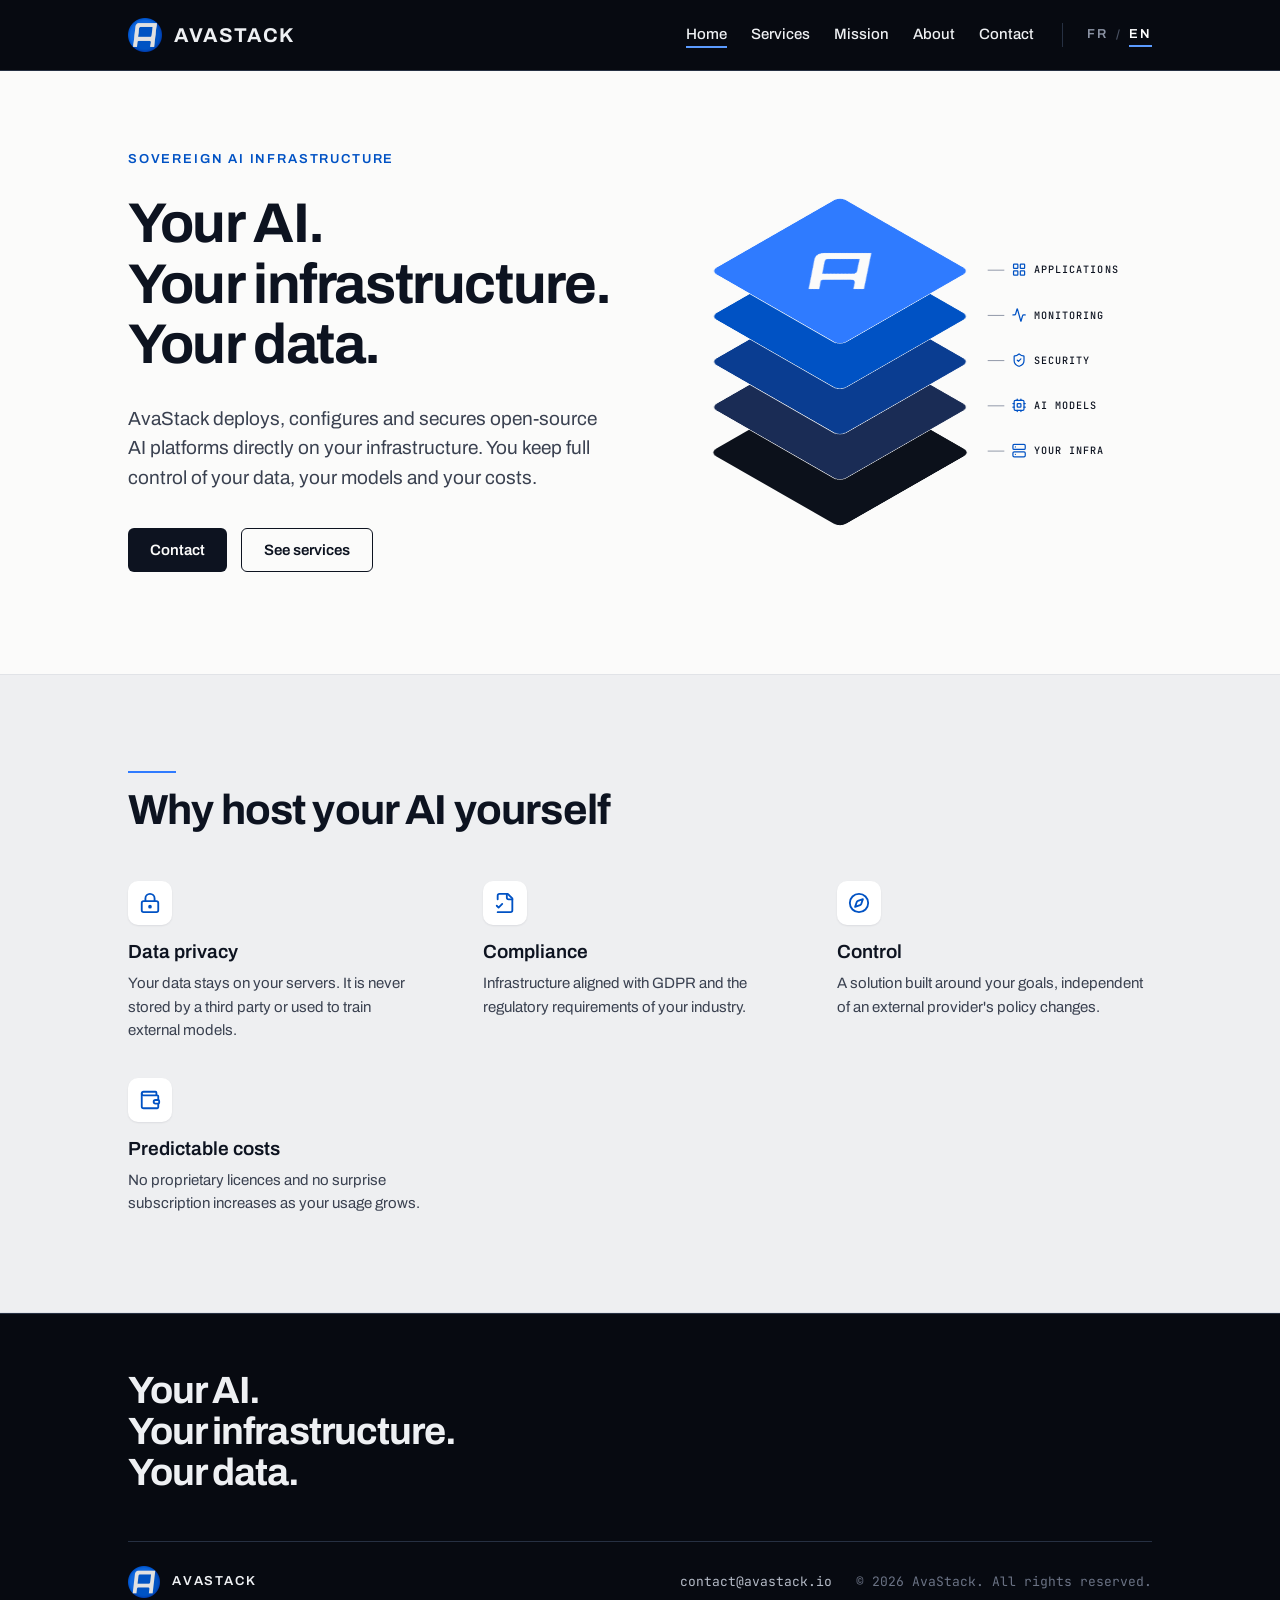
<file: index.html>
<!DOCTYPE html>
<html lang="fr">
<head>
  <meta charset="utf-8">
  <title>AvaStack</title>
  <meta http-equiv="refresh" content="0; url=fr/index.html">
  <script>
    var lang = (navigator.language || 'fr').toLowerCase().indexOf('fr') === 0 ? 'fr' : 'en';
    location.replace(lang + '/index.html');
  </script>
</head>
<body>
  <a href="fr/index.html">Français</a> · <a href="en/index.html">English</a>
</body>
</html>
</file>
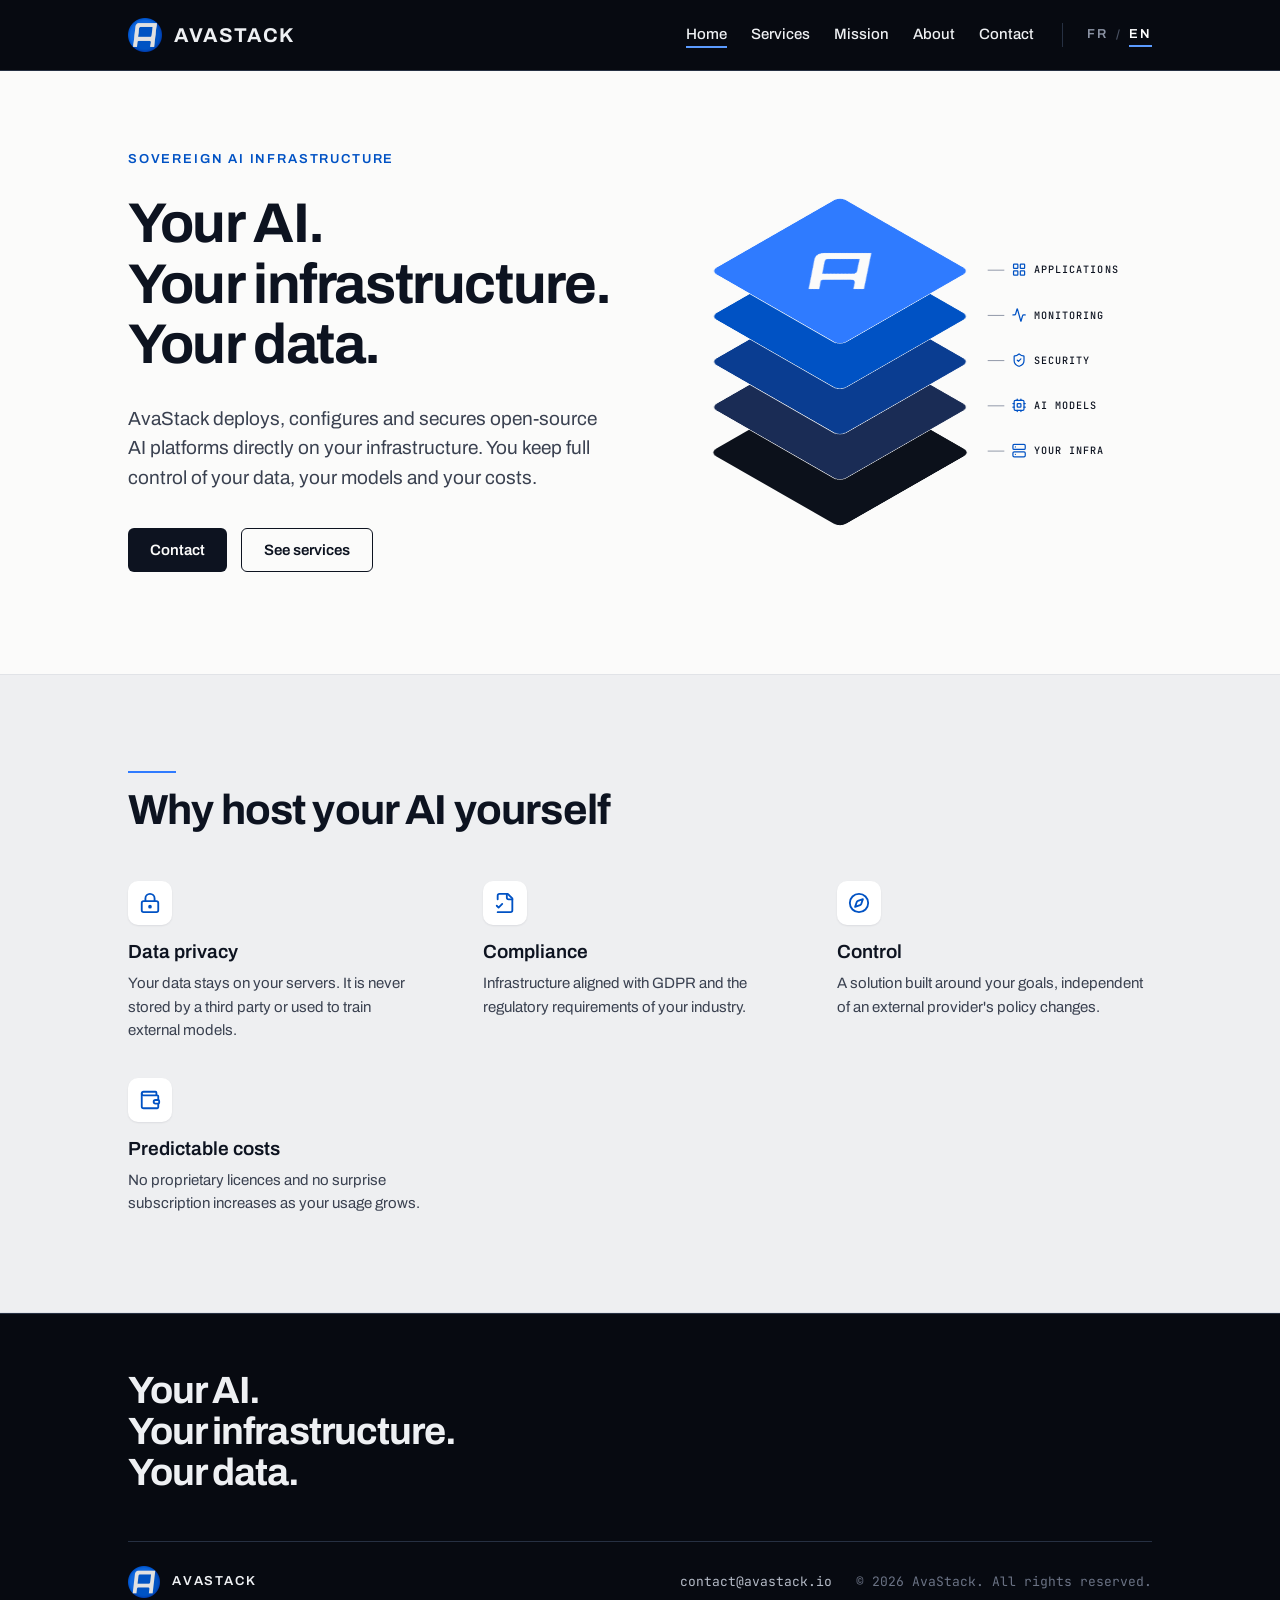
<file: en/index.html>
<!DOCTYPE html>
<html lang="en">
<head>
  <meta charset="utf-8">
  <meta name="viewport" content="width=device-width, initial-scale=1">
  <title>AvaStack — Sovereign AI infrastructure</title>
  <meta name="description" content="AvaStack deploys, configures and secures open-source AI platforms directly on your infrastructure.">
  <link rel="alternate" hreflang="fr" href="../fr/index.html">
  <link rel="icon" href="../assets/avastack-logo.png">
  <link rel="preconnect" href="https://fonts.googleapis.com">
  <link rel="preconnect" href="https://fonts.gstatic.com" crossorigin>
  <link href="https://fonts.googleapis.com/css2?family=Archivo:wght@400;500;600;700;800&family=JetBrains+Mono:wght@400;500&display=swap" rel="stylesheet">
  <link rel="stylesheet" href="../css/style.css">
  <script src="../js/main.js" defer></script>
</head>
<body class="page-home">
  <header class="site-header">
    <div class="container header-inner">
      <a class="brand" href="index.html"><img src="../assets/avastack-logo.png" alt="" width="34" height="34"><span>AvaStack</span></a>
      <div class="header-right">
        <nav class="main-nav">
          <a href="index.html" aria-current="page">Home</a>
          <a href="services.html">Services</a>
          <a href="mission.html">Mission</a>
          <a href="about.html">About</a>
          <a href="contact.html">Contact</a>
        </nav>
        <div class="lang-switch">
          <a href="../fr/index.html" hreflang="fr">FR</a>
          <span>/</span>
          <a href="../en/index.html" aria-current="true" hreflang="en">EN</a>
        </div>
      </div>
    </div>
  </header>

  <main>
    <section class="container hero">
      <div class="hero-text">
        <p class="eyebrow">Sovereign AI infrastructure</p>
        <h1>Your AI.<br><span class="nowrap">Your infrastructure.</span><br>Your data.</h1>
        <p class="lead">AvaStack deploys, configures and secures open-source AI platforms directly on your infrastructure. You keep full control of your data, your models and your costs.</p>
        <div class="actions">
          <a class="btn btn-primary" href="mailto:contact@avastack.io">Contact</a>
          <a class="btn btn-secondary" href="services.html">See services</a>
        </div>
      </div>
      <div class="illo" data-base-width="520" aria-hidden="true">
        <div class="illo-stage illo-layers">
          <div class="layers">
            <div class="layer layer-1"></div>
            <div class="layer layer-2"></div>
            <div class="layer layer-3"></div>
            <div class="layer layer-4"></div>
            <div class="layer layer-5"><span class="layer-mark"><svg viewBox="0 0 1024 1024" aria-hidden="true"><path fill="currentColor" fill-rule="evenodd" d="M150 875 L220 258 C232 195 270 150 338 150 L873 150 L789 875 L667 875 L682 742 C686 705 670 687 640 687 L332 687 C305 687 290 700 287 728 L271 875 Z M307 565 L333 325 C340 285 355 270 388 270 L737 270 L709 515 C703 550 690 565 657 565 Z"/></svg></span></div>
          </div>
          <ul class="layer-labels">
            <li style="top:144px"><svg class="icon" aria-hidden="true"xmlns="http://www.w3.org/2000/svg"width="24"height="24"viewBox="0 0 24 24"fill="none"stroke="currentColor"stroke-width="2"stroke-linecap="round"stroke-linejoin="round"><rect width="7" height="7" x="3" y="3" rx="1" /><rect width="7" height="7" x="14" y="3" rx="1" /><rect width="7" height="7" x="14" y="14" rx="1" /><rect width="7" height="7" x="3" y="14" rx="1" /></svg><span>Applications</span></li>
            <li style="top:193px"><svg class="icon" aria-hidden="true"xmlns="http://www.w3.org/2000/svg"width="24"height="24"viewBox="0 0 24 24"fill="none"stroke="currentColor"stroke-width="2"stroke-linecap="round"stroke-linejoin="round"><path d="M22 12h-2.48a2 2 0 0 0-1.93 1.46l-2.35 8.36a.25.25 0 0 1-.48 0L9.24 2.18a.25.25 0 0 0-.48 0l-2.35 8.36A2 2 0 0 1 4.49 12H2" /></svg><span>Monitoring</span></li>
            <li style="top:242px"><svg class="icon" aria-hidden="true"xmlns="http://www.w3.org/2000/svg"width="24"height="24"viewBox="0 0 24 24"fill="none"stroke="currentColor"stroke-width="2"stroke-linecap="round"stroke-linejoin="round"><path d="M20 13c0 5-3.5 7.5-7.66 8.95a1 1 0 0 1-.67-.01C7.5 20.5 4 18 4 13V6a1 1 0 0 1 1-1c2 0 4.5-1.2 6.24-2.72a1.17 1.17 0 0 1 1.52 0C14.51 3.81 17 5 19 5a1 1 0 0 1 1 1z" /><path d="m9 12 2 2 4-4" /></svg><span>Security</span></li>
            <li style="top:291px"><svg class="icon" aria-hidden="true"xmlns="http://www.w3.org/2000/svg"width="24"height="24"viewBox="0 0 24 24"fill="none"stroke="currentColor"stroke-width="2"stroke-linecap="round"stroke-linejoin="round"><rect width="16" height="16" x="4" y="4" rx="2" /><rect width="6" height="6" x="9" y="9" rx="1" /><path d="M15 2v2" /><path d="M15 20v2" /><path d="M2 15h2" /><path d="M2 9h2" /><path d="M20 15h2" /><path d="M20 9h2" /><path d="M9 2v2" /><path d="M9 20v2" /></svg><span>AI models</span></li>
            <li style="top:340px"><svg class="icon" aria-hidden="true"xmlns="http://www.w3.org/2000/svg"width="24"height="24"viewBox="0 0 24 24"fill="none"stroke="currentColor"stroke-width="2"stroke-linecap="round"stroke-linejoin="round"><rect width="20" height="8" x="2" y="2" rx="2" ry="2" /><rect width="20" height="8" x="2" y="14" rx="2" ry="2" /><line x1="6" x2="6.01" y1="6" y2="6" /><line x1="6" x2="6.01" y1="18" y2="18" /></svg><span>Your infra</span></li>
          </ul>
        </div>
      </div>
    </section>

    <section class="band-dark">
      <div class="container section">
        <div class="section-head">
          <div class="rule"></div>
          <h2>Why host your AI yourself</h2>
        </div>
        <div class="grid grid-4">
        <article class="feature">
          <div class="icon-tile"><svg class="icon" aria-hidden="true"xmlns="http://www.w3.org/2000/svg"width="24"height="24"viewBox="0 0 24 24"fill="none"stroke="currentColor"stroke-width="2"stroke-linecap="round"stroke-linejoin="round"><circle cx="12" cy="16" r="1" /><rect x="3" y="10" width="18" height="12" rx="2" /><path d="M7 10V7a5 5 0 0 1 10 0v3" /></svg></div>
          <h3>Data privacy</h3>
          <p>Your data stays on your servers. It is never stored by a third party or used to train external models.</p>
        </article>
        <article class="feature">
          <div class="icon-tile"><svg class="icon" aria-hidden="true"xmlns="http://www.w3.org/2000/svg"width="24"height="24"viewBox="0 0 24 24"fill="none"stroke="currentColor"stroke-width="2"stroke-linecap="round"stroke-linejoin="round"><path d="M4 22h14a2 2 0 0 0 2-2V7l-5-5H6a2 2 0 0 0-2 2v4" /><path d="M14 2v4a2 2 0 0 0 2 2h4" /><path d="m3 15 2 2 4-4" /></svg></div>
          <h3>Compliance</h3>
          <p>Infrastructure aligned with GDPR and the regulatory requirements of your industry.</p>
        </article>
        <article class="feature">
          <div class="icon-tile"><svg class="icon" aria-hidden="true"xmlns="http://www.w3.org/2000/svg"width="24"height="24"viewBox="0 0 24 24"fill="none"stroke="currentColor"stroke-width="2"stroke-linecap="round"stroke-linejoin="round"><path d="m16.24 7.76-1.804 5.411a2 2 0 0 1-1.265 1.265L7.76 16.24l1.804-5.411a2 2 0 0 1 1.265-1.265z" /><circle cx="12" cy="12" r="10" /></svg></div>
          <h3>Control</h3>
          <p>A solution built around your goals, independent of an external provider's policy changes.</p>
        </article>
        <article class="feature">
          <div class="icon-tile"><svg class="icon" aria-hidden="true"xmlns="http://www.w3.org/2000/svg"width="24"height="24"viewBox="0 0 24 24"fill="none"stroke="currentColor"stroke-width="2"stroke-linecap="round"stroke-linejoin="round"><path d="M19 7V4a1 1 0 0 0-1-1H5a2 2 0 0 0 0 4h15a1 1 0 0 1 1 1v4h-3a2 2 0 0 0 0 4h3a1 1 0 0 0 1-1v-2a1 1 0 0 0-1-1" /><path d="M3 5v14a2 2 0 0 0 2 2h15a1 1 0 0 0 1-1v-4" /></svg></div>
          <h3>Predictable costs</h3>
          <p>No proprietary licences and no surprise subscription increases as your usage grows.</p>
        </article>
        </div>
      </div>
    </section>
  </main>

  <footer class="site-footer">
    <div class="container">
      <p class="footer-tagline">Your AI.<br>Your infrastructure.<br>Your data.</p>
      <div class="footer-bar">
        <div class="brand brand-small"><img src="../assets/avastack-logo.png" alt="" width="32" height="32"><span>AvaStack</span></div>
        <div class="footer-links">
          <a href="mailto:contact@avastack.io">contact@avastack.io</a>
          <span class="footer-copy">© 2026 AvaStack. All rights reserved.</span>
        </div>
      </div>
    </div>
  </footer>
</body>
</html>
</file>
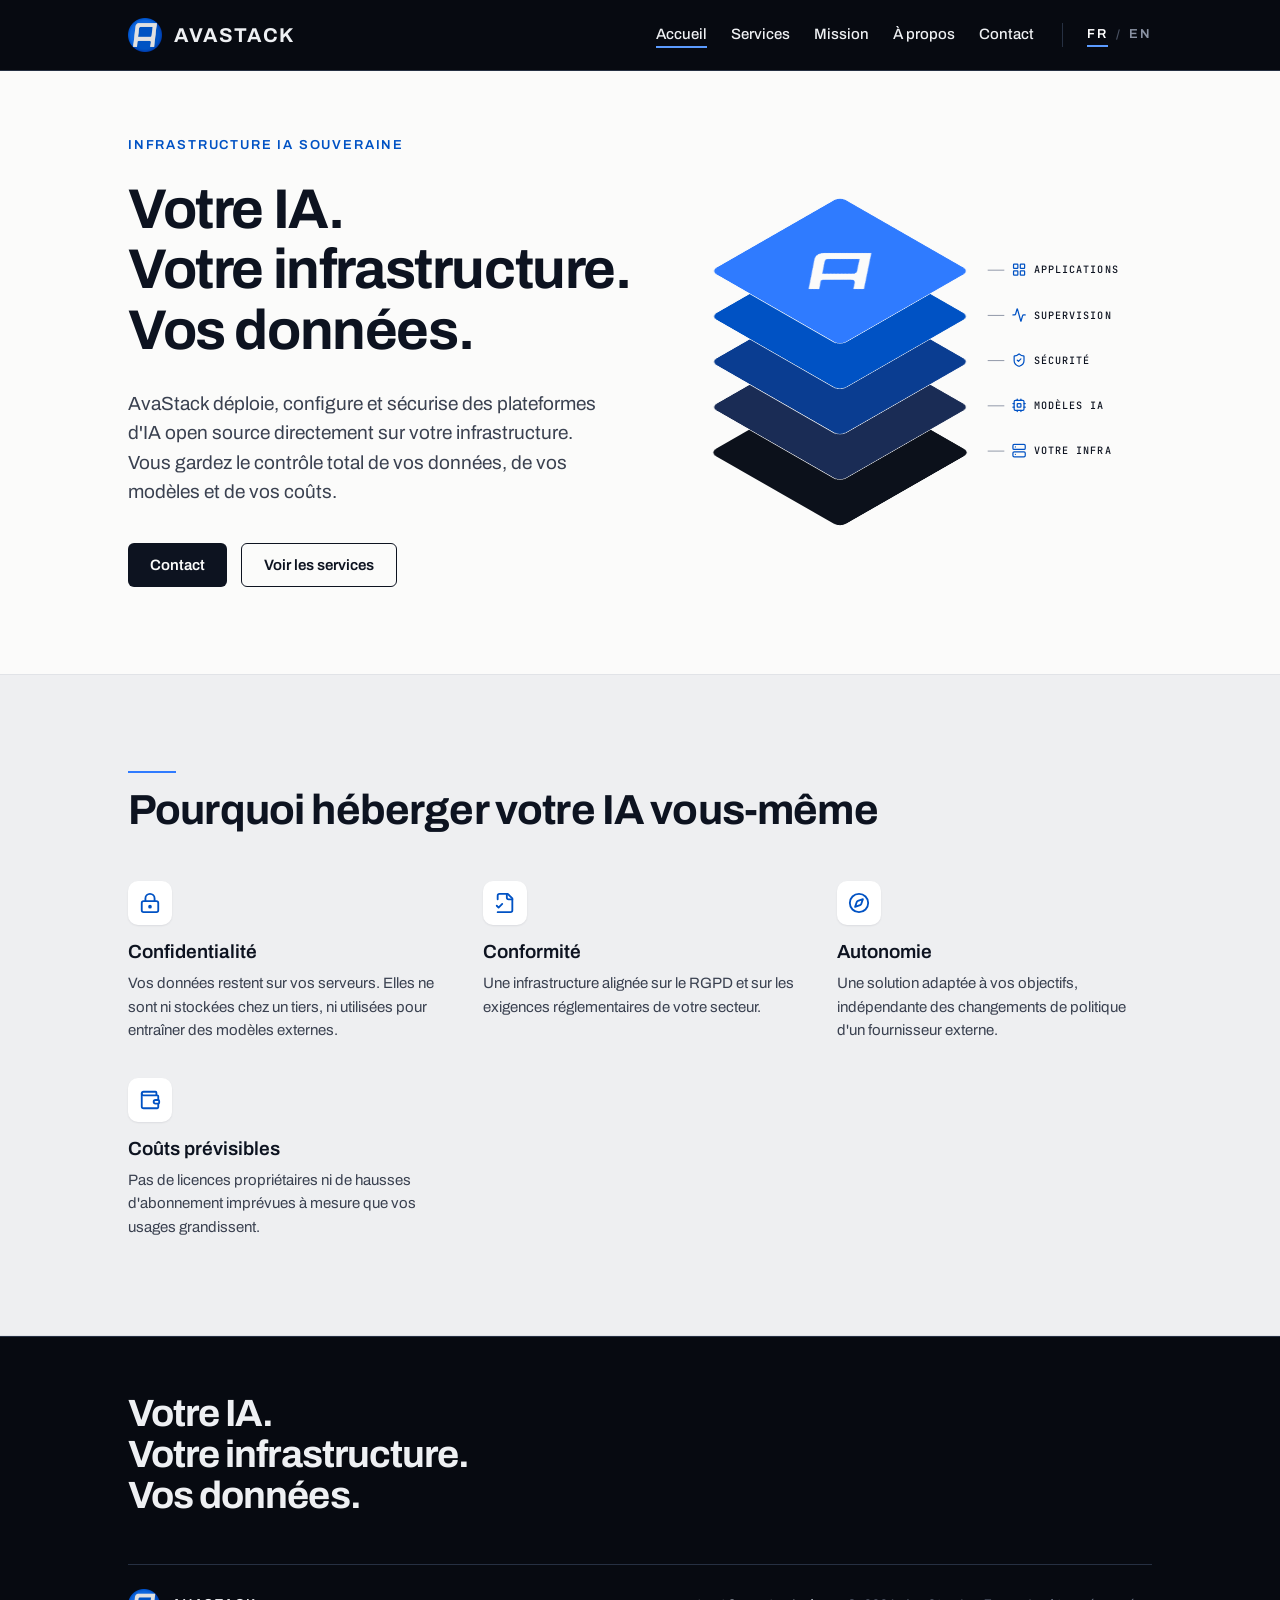
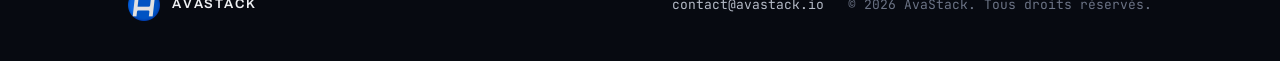
<file: fr/index.html>
<!DOCTYPE html>
<html lang="fr">
<head>
  <meta charset="utf-8">
  <meta name="viewport" content="width=device-width, initial-scale=1">
  <title>AvaStack — Infrastructure IA souveraine</title>
  <meta name="description" content="AvaStack déploie, configure et sécurise des plateformes d'IA open source directement sur votre infrastructure.">
  <link rel="alternate" hreflang="en" href="../en/index.html">
  <link rel="icon" href="../assets/avastack-logo.png">
  <link rel="preconnect" href="https://fonts.googleapis.com">
  <link rel="preconnect" href="https://fonts.gstatic.com" crossorigin>
  <link href="https://fonts.googleapis.com/css2?family=Archivo:wght@400;500;600;700;800&family=JetBrains+Mono:wght@400;500&display=swap" rel="stylesheet">
  <link rel="stylesheet" href="../css/style.css">
  <script src="../js/main.js" defer></script>
</head>
<body class="page-home">
  <header class="site-header">
    <div class="container header-inner">
      <a class="brand" href="index.html"><img src="../assets/avastack-logo.png" alt="" width="34" height="34"><span>AvaStack</span></a>
      <div class="header-right">
        <nav class="main-nav">
          <a href="index.html" aria-current="page">Accueil</a>
          <a href="services.html">Services</a>
          <a href="mission.html">Mission</a>
          <a href="about.html">À propos</a>
          <a href="contact.html">Contact</a>
        </nav>
        <div class="lang-switch">
          <a href="../fr/index.html" aria-current="true" hreflang="fr">FR</a>
          <span>/</span>
          <a href="../en/index.html" hreflang="en">EN</a>
        </div>
      </div>
    </div>
  </header>

  <main>
    <section class="container hero">
      <div class="hero-text">
        <p class="eyebrow">Infrastructure IA souveraine</p>
        <h1>Votre IA.<br><span class="nowrap">Votre infrastructure.</span><br>Vos données.</h1>
        <p class="lead">AvaStack déploie, configure et sécurise des plateformes d'IA open source directement sur votre infrastructure. Vous gardez le contrôle total de vos données, de vos modèles et de vos coûts.</p>
        <div class="actions">
          <a class="btn btn-primary" href="mailto:contact@avastack.io">Contact</a>
          <a class="btn btn-secondary" href="services.html">Voir les services</a>
        </div>
      </div>
      <div class="illo" data-base-width="520" aria-hidden="true">
        <div class="illo-stage illo-layers">
          <div class="layers">
            <div class="layer layer-1"></div>
            <div class="layer layer-2"></div>
            <div class="layer layer-3"></div>
            <div class="layer layer-4"></div>
            <div class="layer layer-5"><span class="layer-mark"><svg viewBox="0 0 1024 1024" aria-hidden="true"><path fill="currentColor" fill-rule="evenodd" d="M150 875 L220 258 C232 195 270 150 338 150 L873 150 L789 875 L667 875 L682 742 C686 705 670 687 640 687 L332 687 C305 687 290 700 287 728 L271 875 Z M307 565 L333 325 C340 285 355 270 388 270 L737 270 L709 515 C703 550 690 565 657 565 Z"/></svg></span></div>
          </div>
          <ul class="layer-labels">
            <li style="top:144px"><svg class="icon" aria-hidden="true"xmlns="http://www.w3.org/2000/svg"width="24"height="24"viewBox="0 0 24 24"fill="none"stroke="currentColor"stroke-width="2"stroke-linecap="round"stroke-linejoin="round"><rect width="7" height="7" x="3" y="3" rx="1" /><rect width="7" height="7" x="14" y="3" rx="1" /><rect width="7" height="7" x="14" y="14" rx="1" /><rect width="7" height="7" x="3" y="14" rx="1" /></svg><span>Applications</span></li>
            <li style="top:193px"><svg class="icon" aria-hidden="true"xmlns="http://www.w3.org/2000/svg"width="24"height="24"viewBox="0 0 24 24"fill="none"stroke="currentColor"stroke-width="2"stroke-linecap="round"stroke-linejoin="round"><path d="M22 12h-2.48a2 2 0 0 0-1.93 1.46l-2.35 8.36a.25.25 0 0 1-.48 0L9.24 2.18a.25.25 0 0 0-.48 0l-2.35 8.36A2 2 0 0 1 4.49 12H2" /></svg><span>Supervision</span></li>
            <li style="top:242px"><svg class="icon" aria-hidden="true"xmlns="http://www.w3.org/2000/svg"width="24"height="24"viewBox="0 0 24 24"fill="none"stroke="currentColor"stroke-width="2"stroke-linecap="round"stroke-linejoin="round"><path d="M20 13c0 5-3.5 7.5-7.66 8.95a1 1 0 0 1-.67-.01C7.5 20.5 4 18 4 13V6a1 1 0 0 1 1-1c2 0 4.5-1.2 6.24-2.72a1.17 1.17 0 0 1 1.52 0C14.51 3.81 17 5 19 5a1 1 0 0 1 1 1z" /><path d="m9 12 2 2 4-4" /></svg><span>Sécurité</span></li>
            <li style="top:291px"><svg class="icon" aria-hidden="true"xmlns="http://www.w3.org/2000/svg"width="24"height="24"viewBox="0 0 24 24"fill="none"stroke="currentColor"stroke-width="2"stroke-linecap="round"stroke-linejoin="round"><rect width="16" height="16" x="4" y="4" rx="2" /><rect width="6" height="6" x="9" y="9" rx="1" /><path d="M15 2v2" /><path d="M15 20v2" /><path d="M2 15h2" /><path d="M2 9h2" /><path d="M20 15h2" /><path d="M20 9h2" /><path d="M9 2v2" /><path d="M9 20v2" /></svg><span>Modèles IA</span></li>
            <li style="top:340px"><svg class="icon" aria-hidden="true"xmlns="http://www.w3.org/2000/svg"width="24"height="24"viewBox="0 0 24 24"fill="none"stroke="currentColor"stroke-width="2"stroke-linecap="round"stroke-linejoin="round"><rect width="20" height="8" x="2" y="2" rx="2" ry="2" /><rect width="20" height="8" x="2" y="14" rx="2" ry="2" /><line x1="6" x2="6.01" y1="6" y2="6" /><line x1="6" x2="6.01" y1="18" y2="18" /></svg><span>Votre infra</span></li>
          </ul>
        </div>
      </div>
    </section>

    <section class="band-dark">
      <div class="container section">
        <div class="section-head">
          <div class="rule"></div>
          <h2>Pourquoi héberger votre IA <span class="nowrap">vous-même</span></h2>
        </div>
        <div class="grid grid-4">
        <article class="feature">
          <div class="icon-tile"><svg class="icon" aria-hidden="true"xmlns="http://www.w3.org/2000/svg"width="24"height="24"viewBox="0 0 24 24"fill="none"stroke="currentColor"stroke-width="2"stroke-linecap="round"stroke-linejoin="round"><circle cx="12" cy="16" r="1" /><rect x="3" y="10" width="18" height="12" rx="2" /><path d="M7 10V7a5 5 0 0 1 10 0v3" /></svg></div>
          <h3>Confidentialité</h3>
          <p>Vos données restent sur vos serveurs. Elles ne sont ni stockées chez un tiers, ni utilisées pour entraîner des modèles externes.</p>
        </article>
        <article class="feature">
          <div class="icon-tile"><svg class="icon" aria-hidden="true"xmlns="http://www.w3.org/2000/svg"width="24"height="24"viewBox="0 0 24 24"fill="none"stroke="currentColor"stroke-width="2"stroke-linecap="round"stroke-linejoin="round"><path d="M4 22h14a2 2 0 0 0 2-2V7l-5-5H6a2 2 0 0 0-2 2v4" /><path d="M14 2v4a2 2 0 0 0 2 2h4" /><path d="m3 15 2 2 4-4" /></svg></div>
          <h3>Conformité</h3>
          <p>Une infrastructure alignée sur le RGPD et sur les exigences réglementaires de votre secteur.</p>
        </article>
        <article class="feature">
          <div class="icon-tile"><svg class="icon" aria-hidden="true"xmlns="http://www.w3.org/2000/svg"width="24"height="24"viewBox="0 0 24 24"fill="none"stroke="currentColor"stroke-width="2"stroke-linecap="round"stroke-linejoin="round"><path d="m16.24 7.76-1.804 5.411a2 2 0 0 1-1.265 1.265L7.76 16.24l1.804-5.411a2 2 0 0 1 1.265-1.265z" /><circle cx="12" cy="12" r="10" /></svg></div>
          <h3>Autonomie</h3>
          <p>Une solution adaptée à vos objectifs, indépendante des changements de politique d'un fournisseur externe.</p>
        </article>
        <article class="feature">
          <div class="icon-tile"><svg class="icon" aria-hidden="true"xmlns="http://www.w3.org/2000/svg"width="24"height="24"viewBox="0 0 24 24"fill="none"stroke="currentColor"stroke-width="2"stroke-linecap="round"stroke-linejoin="round"><path d="M19 7V4a1 1 0 0 0-1-1H5a2 2 0 0 0 0 4h15a1 1 0 0 1 1 1v4h-3a2 2 0 0 0 0 4h3a1 1 0 0 0 1-1v-2a1 1 0 0 0-1-1" /><path d="M3 5v14a2 2 0 0 0 2 2h15a1 1 0 0 0 1-1v-4" /></svg></div>
          <h3>Coûts prévisibles</h3>
          <p>Pas de licences propriétaires ni de hausses d'abonnement imprévues à mesure que vos usages grandissent.</p>
        </article>
        </div>
      </div>
    </section>
  </main>

  <footer class="site-footer">
    <div class="container">
      <p class="footer-tagline">Votre IA.<br>Votre infrastructure.<br>Vos données.</p>
      <div class="footer-bar">
        <div class="brand brand-small"><img src="../assets/avastack-logo.png" alt="" width="32" height="32"><span>AvaStack</span></div>
        <div class="footer-links">
          <a href="mailto:contact@avastack.io">contact@avastack.io</a>
          <span class="footer-copy">© 2026 AvaStack. Tous droits réservés.</span>
        </div>
      </div>
    </div>
  </footer>
</body>
</html>
</file>
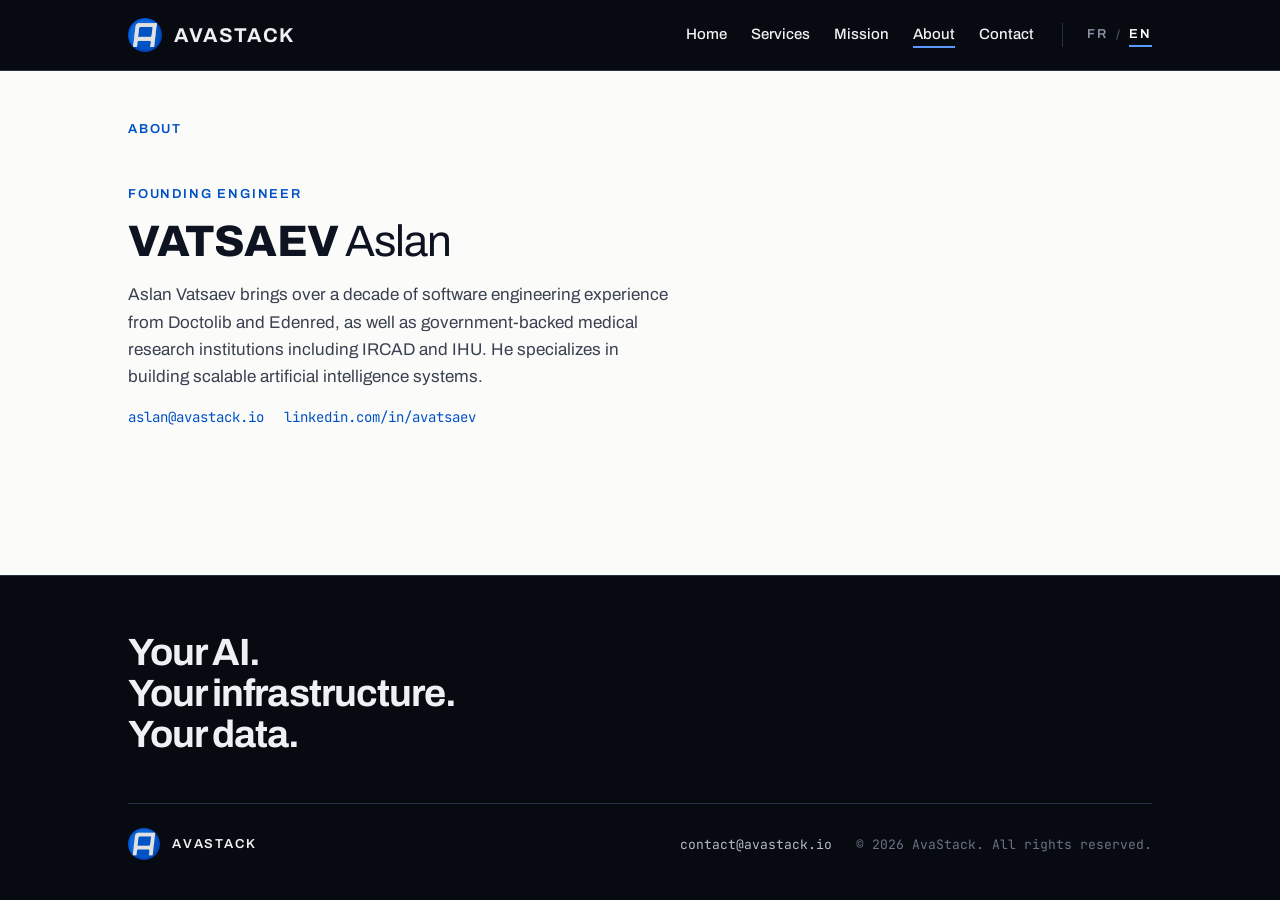
<file: en/about.html>
<!DOCTYPE html>
<html lang="en">
<head>
  <meta charset="utf-8">
  <meta name="viewport" content="width=device-width, initial-scale=1">
  <title>About — AvaStack</title>
  <meta name="description" content="AvaStack deploys, configures and secures open-source AI platforms directly on your infrastructure.">
  <link rel="alternate" hreflang="fr" href="../fr/about.html">
  <link rel="icon" href="../assets/avastack-logo.png">
  <link rel="preconnect" href="https://fonts.googleapis.com">
  <link rel="preconnect" href="https://fonts.gstatic.com" crossorigin>
  <link href="https://fonts.googleapis.com/css2?family=Archivo:wght@400;500;600;700;800&family=JetBrains+Mono:wght@400;500&display=swap" rel="stylesheet">
  <link rel="stylesheet" href="../css/style.css">
  <script src="../js/main.js" defer></script>
</head>
<body class="page-about">
  <header class="site-header">
    <div class="container header-inner">
      <a class="brand" href="index.html"><img src="../assets/avastack-logo.png" alt="" width="34" height="34"><span>AvaStack</span></a>
      <div class="header-right">
        <nav class="main-nav">
          <a href="index.html">Home</a>
          <a href="services.html">Services</a>
          <a href="mission.html">Mission</a>
          <a href="about.html" aria-current="page">About</a>
          <a href="contact.html">Contact</a>
        </nav>
        <div class="lang-switch">
          <a href="../fr/about.html" hreflang="fr">FR</a>
          <span>/</span>
          <a href="../en/about.html" aria-current="true" hreflang="en">EN</a>
        </div>
      </div>
    </div>
  </header>

  <main>
    <section class="container page-intro">
      <p class="eyebrow">About</p>
    </section>
    <section class="container profile">
      <p class="eyebrow">Founding Engineer</p>
      <p class="profile-name">VATSAEV <span>Aslan</span></p>
      <p class="profile-bio">Aslan Vatsaev brings over a decade of software engineering experience from Doctolib and Edenred, as well as government-backed medical research institutions including IRCAD and IHU. He specializes in building scalable artificial intelligence systems.</p>
      <div class="mono-links">
        <a href="mailto:aslan@avastack.io">aslan@avastack.io</a>
        <a href="https://www.linkedin.com/in/avatsaev/" target="_blank" rel="noopener">linkedin.com/in/avatsaev</a>
      </div>
    </section>
  </main>

  <footer class="site-footer">
    <div class="container">
      <p class="footer-tagline">Your AI.<br>Your infrastructure.<br>Your data.</p>
      <div class="footer-bar">
        <div class="brand brand-small"><img src="../assets/avastack-logo.png" alt="" width="32" height="32"><span>AvaStack</span></div>
        <div class="footer-links">
          <a href="mailto:contact@avastack.io">contact@avastack.io</a>
          <span class="footer-copy">© 2026 AvaStack. All rights reserved.</span>
        </div>
      </div>
    </div>
  </footer>
</body>
</html>
</file>
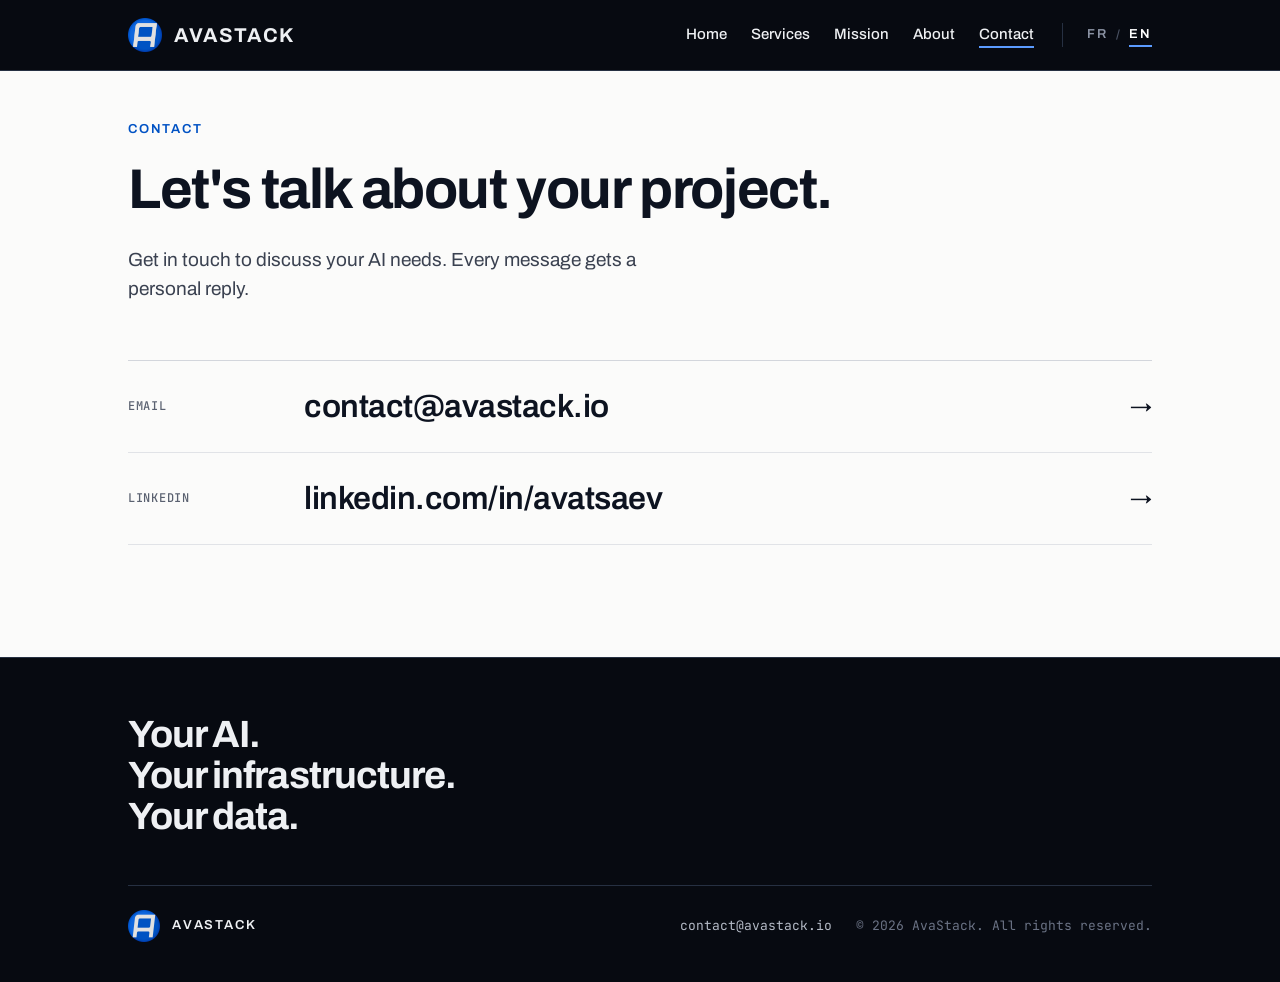
<file: en/contact.html>
<!DOCTYPE html>
<html lang="en">
<head>
  <meta charset="utf-8">
  <meta name="viewport" content="width=device-width, initial-scale=1">
  <title>Contact — AvaStack</title>
  <meta name="description" content="AvaStack deploys, configures and secures open-source AI platforms directly on your infrastructure.">
  <link rel="alternate" hreflang="fr" href="../fr/contact.html">
  <link rel="icon" href="../assets/avastack-logo.png">
  <link rel="preconnect" href="https://fonts.googleapis.com">
  <link rel="preconnect" href="https://fonts.gstatic.com" crossorigin>
  <link href="https://fonts.googleapis.com/css2?family=Archivo:wght@400;500;600;700;800&family=JetBrains+Mono:wght@400;500&display=swap" rel="stylesheet">
  <link rel="stylesheet" href="../css/style.css">
  <script src="../js/main.js" defer></script>
</head>
<body class="page-contact">
  <header class="site-header">
    <div class="container header-inner">
      <a class="brand" href="index.html"><img src="../assets/avastack-logo.png" alt="" width="34" height="34"><span>AvaStack</span></a>
      <div class="header-right">
        <nav class="main-nav">
          <a href="index.html">Home</a>
          <a href="services.html">Services</a>
          <a href="mission.html">Mission</a>
          <a href="about.html">About</a>
          <a href="contact.html" aria-current="page">Contact</a>
        </nav>
        <div class="lang-switch">
          <a href="../fr/contact.html" hreflang="fr">FR</a>
          <span>/</span>
          <a href="../en/contact.html" aria-current="true" hreflang="en">EN</a>
        </div>
      </div>
    </div>
  </header>

  <main>
    <section class="container contact">
      <p class="eyebrow">Contact</p>
      <h1>Let's talk about your project.</h1>
      <p class="lead">Get in touch to discuss your AI needs. Every message gets a personal reply.</p>
      <div class="contact-list">
        <a class="contact-row" href="mailto:contact@avastack.io"><span class="contact-label">Email</span><span class="contact-value">contact@avastack.io</span><span class="contact-arrow">→</span></a>
        <a class="contact-row" href="https://www.linkedin.com/in/avatsaev/" target="_blank" rel="noopener"><span class="contact-label">LinkedIn</span><span class="contact-value">linkedin.com/in/avatsaev</span><span class="contact-arrow">→</span></a>
      </div>
    </section>
  </main>

  <footer class="site-footer">
    <div class="container">
      <p class="footer-tagline">Your AI.<br>Your infrastructure.<br>Your data.</p>
      <div class="footer-bar">
        <div class="brand brand-small"><img src="../assets/avastack-logo.png" alt="" width="32" height="32"><span>AvaStack</span></div>
        <div class="footer-links">
          <a href="mailto:contact@avastack.io">contact@avastack.io</a>
          <span class="footer-copy">© 2026 AvaStack. All rights reserved.</span>
        </div>
      </div>
    </div>
  </footer>
</body>
</html>
</file>
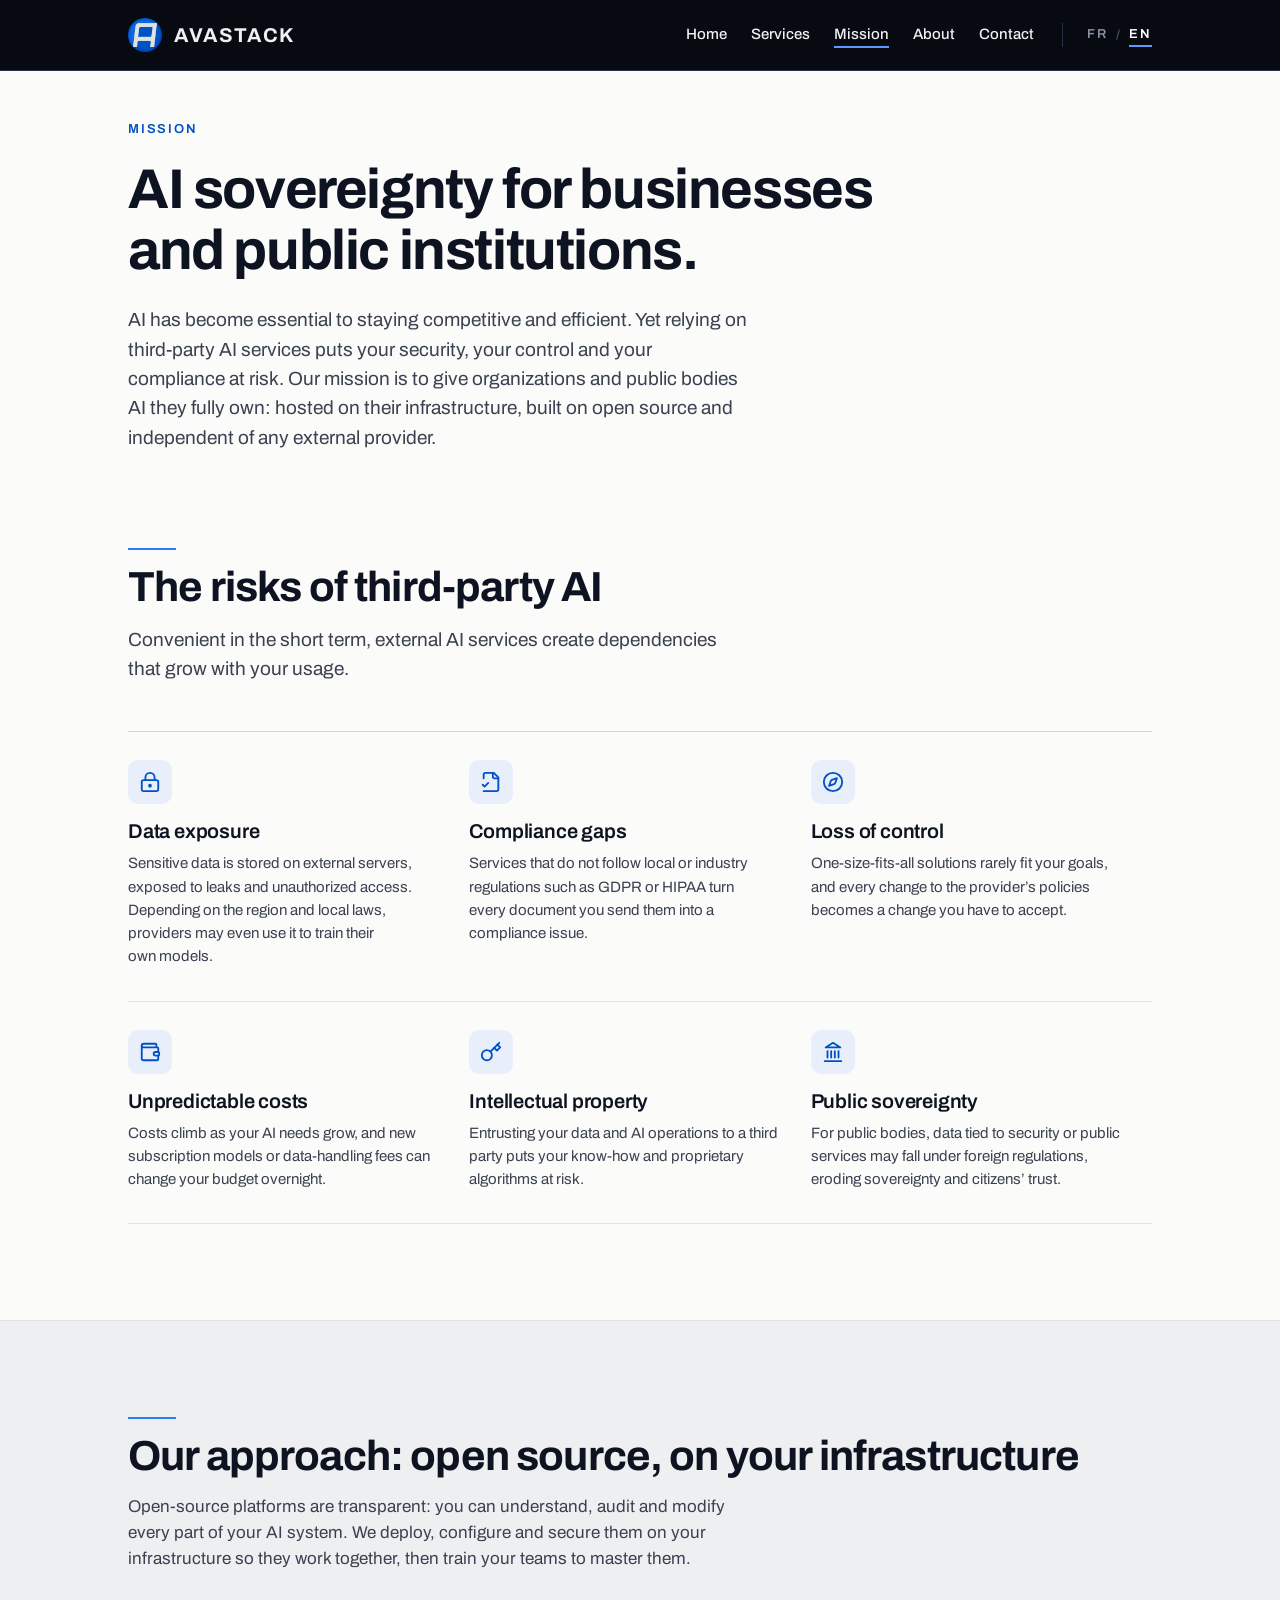
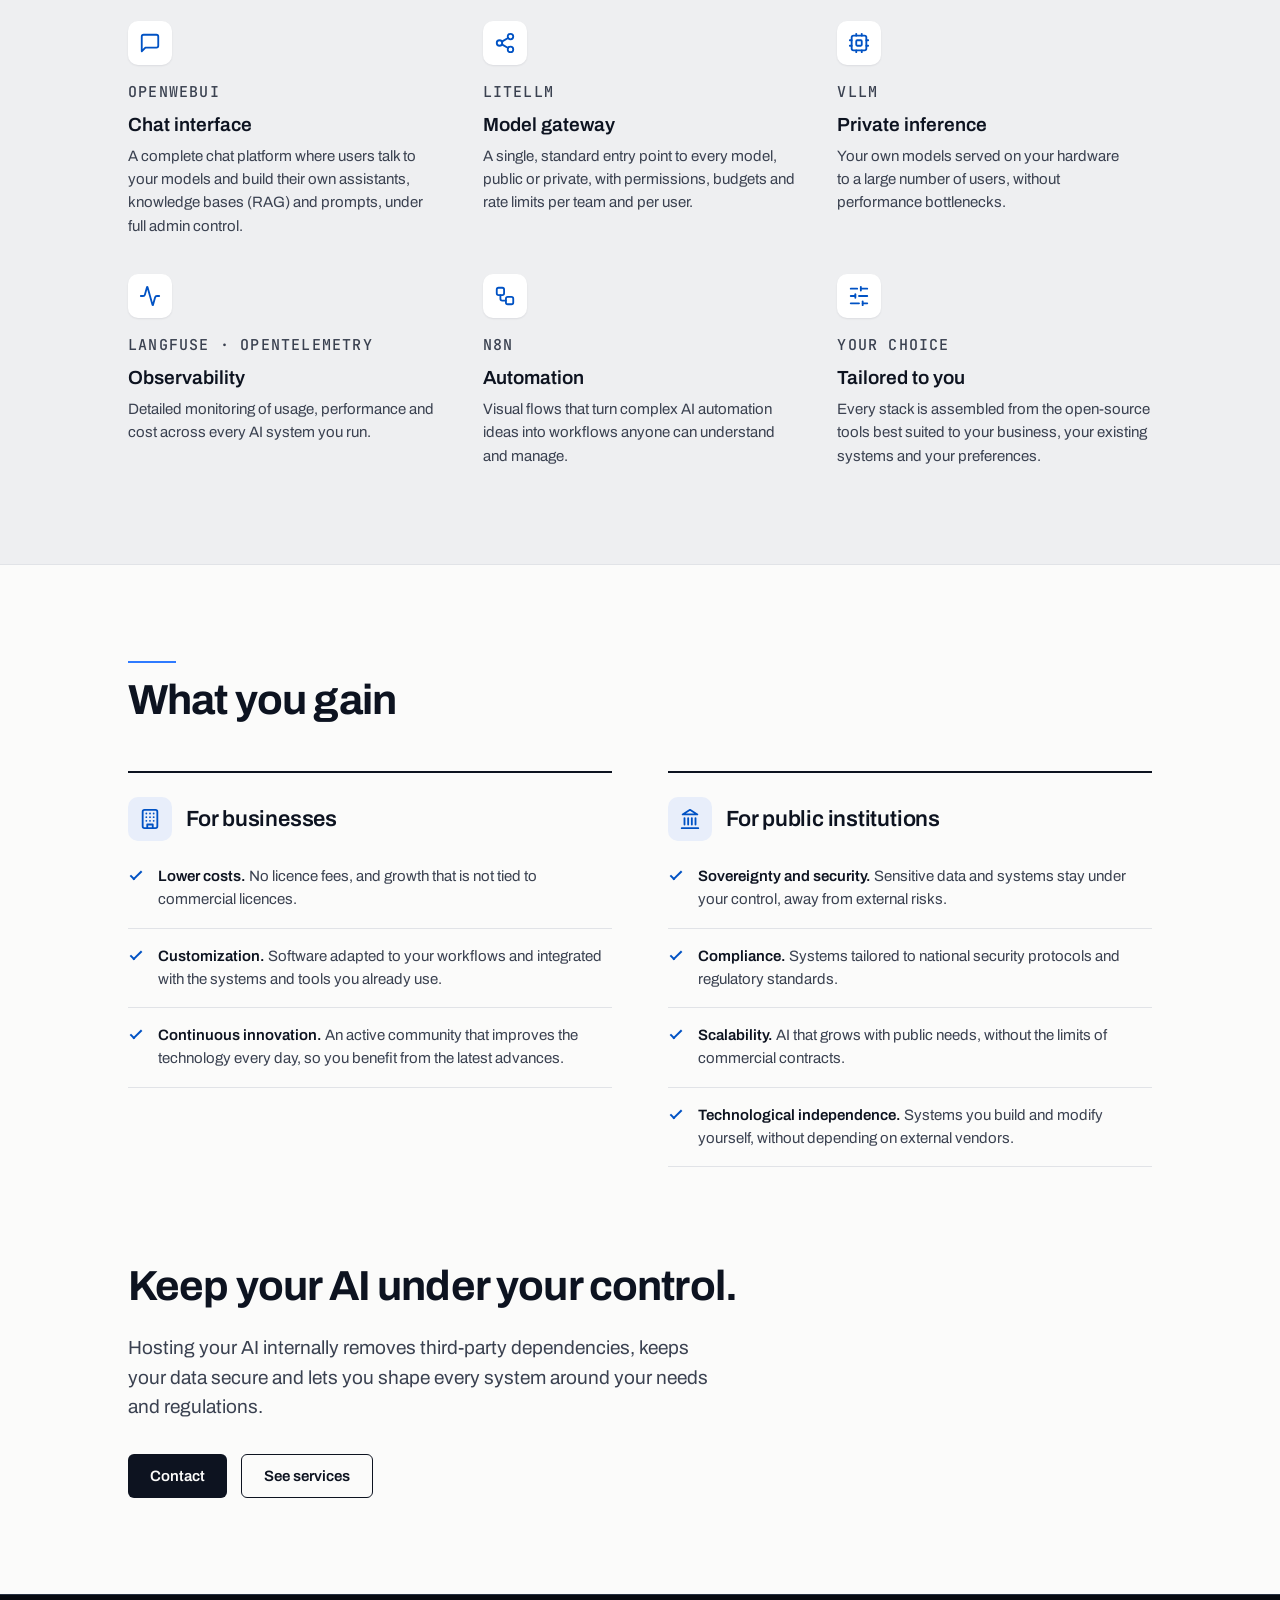
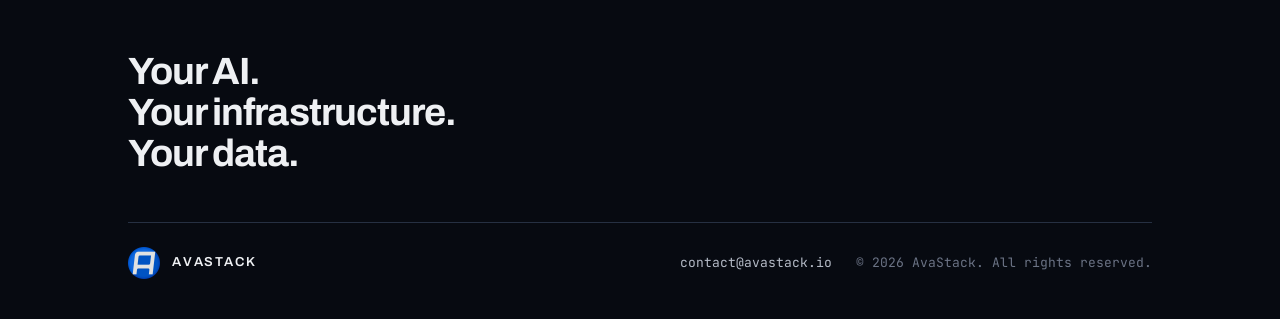
<file: en/mission.html>
<!DOCTYPE html>
<html lang="en">
<head>
  <meta charset="utf-8">
  <meta name="viewport" content="width=device-width, initial-scale=1">
  <title>Mission — AvaStack</title>
  <meta name="description" content="Our mission: give businesses and public institutions sovereign, secure and independent AI, hosted on their own infrastructure.">
  <link rel="alternate" hreflang="fr" href="../fr/mission.html">
  <link rel="icon" href="../assets/avastack-logo.png">
  <link rel="preconnect" href="https://fonts.googleapis.com">
  <link rel="preconnect" href="https://fonts.gstatic.com" crossorigin>
  <link href="https://fonts.googleapis.com/css2?family=Archivo:wght@400;500;600;700;800&family=JetBrains+Mono:wght@400;500&display=swap" rel="stylesheet">
  <link rel="stylesheet" href="../css/style.css">
  <script src="../js/main.js" defer></script>
</head>
<body class="page-mission">
  <header class="site-header">
    <div class="container header-inner">
      <a class="brand" href="index.html"><img src="../assets/avastack-logo.png" alt="" width="34" height="34"><span>AvaStack</span></a>
      <div class="header-right">
        <nav class="main-nav">
          <a href="index.html">Home</a>
          <a href="services.html">Services</a>
          <a href="mission.html" aria-current="page">Mission</a>
          <a href="about.html">About</a>
          <a href="contact.html">Contact</a>
        </nav>
        <div class="lang-switch">
          <a href="../fr/mission.html" hreflang="fr">FR</a>
          <span>/</span>
          <a href="../en/mission.html" aria-current="true" hreflang="en">EN</a>
        </div>
      </div>
    </div>
  </header>

  <main>
    <section class="container hero hero-solo">
      <div class="hero-text">
        <p class="eyebrow">Mission</p>
        <h1>AI sovereignty for businesses and public institutions.</h1>
        <p class="lead">AI has become essential to staying competitive and efficient. Yet relying on third-party AI services puts your security, your control and your compliance at risk. Our mission is to give organizations and public bodies AI they fully own: hosted on their infrastructure, built on open source and independent of any external provider.</p>
      </div>
    </section>

    <section class="container section">
      <div class="section-head">
        <div class="rule"></div>
        <h2>The risks of third-party AI</h2>
        <p class="lead">Convenient in the short term, external AI services create dependencies that grow with your usage.</p>
      </div>
      <div class="grid grid-services">
        <article class="service">
          <div class="icon-tile"><svg class="icon" aria-hidden="true"xmlns="http://www.w3.org/2000/svg"width="24"height="24"viewBox="0 0 24 24"fill="none"stroke="currentColor"stroke-width="2"stroke-linecap="round"stroke-linejoin="round"><circle cx="12" cy="16" r="1" /><rect x="3" y="10" width="18" height="12" rx="2" /><path d="M7 10V7a5 5 0 0 1 10 0v3" /></svg></div>
          <h3>Data exposure</h3>
          <p>Sensitive data is stored on external servers, exposed to leaks and unauthorized access. Depending on the region and local laws, providers may even use it to train their own models.</p>
        </article>
        <article class="service">
          <div class="icon-tile"><svg class="icon" aria-hidden="true"xmlns="http://www.w3.org/2000/svg"width="24"height="24"viewBox="0 0 24 24"fill="none"stroke="currentColor"stroke-width="2"stroke-linecap="round"stroke-linejoin="round"><path d="M4 22h14a2 2 0 0 0 2-2V7l-5-5H6a2 2 0 0 0-2 2v4" /><path d="M14 2v4a2 2 0 0 0 2 2h4" /><path d="m3 15 2 2 4-4" /></svg></div>
          <h3>Compliance gaps</h3>
          <p>Services that do not follow local or industry regulations such as GDPR or HIPAA turn every document you send them into a compliance issue.</p>
        </article>
        <article class="service">
          <div class="icon-tile"><svg class="icon" aria-hidden="true"xmlns="http://www.w3.org/2000/svg"width="24"height="24"viewBox="0 0 24 24"fill="none"stroke="currentColor"stroke-width="2"stroke-linecap="round"stroke-linejoin="round"><path d="m16.24 7.76-1.804 5.411a2 2 0 0 1-1.265 1.265L7.76 16.24l1.804-5.411a2 2 0 0 1 1.265-1.265z" /><circle cx="12" cy="12" r="10" /></svg></div>
          <h3>Loss of control</h3>
          <p>One-size-fits-all solutions rarely fit your goals, and every change to the provider’s policies becomes a change you have to accept.</p>
        </article>
        <article class="service">
          <div class="icon-tile"><svg class="icon" aria-hidden="true"xmlns="http://www.w3.org/2000/svg"width="24"height="24"viewBox="0 0 24 24"fill="none"stroke="currentColor"stroke-width="2"stroke-linecap="round"stroke-linejoin="round"><path d="M19 7V4a1 1 0 0 0-1-1H5a2 2 0 0 0 0 4h15a1 1 0 0 1 1 1v4h-3a2 2 0 0 0 0 4h3a1 1 0 0 0 1-1v-2a1 1 0 0 0-1-1" /><path d="M3 5v14a2 2 0 0 0 2 2h15a1 1 0 0 0 1-1v-4" /></svg></div>
          <h3>Unpredictable costs</h3>
          <p>Costs climb as your AI needs grow, and new subscription models or data-handling fees can change your budget overnight.</p>
        </article>
        <article class="service">
          <div class="icon-tile"><svg class="icon" aria-hidden="true"xmlns="http://www.w3.org/2000/svg"width="24"height="24"viewBox="0 0 24 24"fill="none"stroke="currentColor"stroke-width="2"stroke-linecap="round"stroke-linejoin="round"><circle cx="7.5" cy="15.5" r="5.5" /><path d="m21 2-9.6 9.6" /><path d="m15.5 7.5 3 3L22 7l-3-3" /></svg></div>
          <h3>Intellectual property</h3>
          <p>Entrusting your data and AI operations to a third party puts your know-how and proprietary algorithms at risk.</p>
        </article>
        <article class="service">
          <div class="icon-tile"><svg class="icon" aria-hidden="true"xmlns="http://www.w3.org/2000/svg"width="24"height="24"viewBox="0 0 24 24"fill="none"stroke="currentColor"stroke-width="2"stroke-linecap="round"stroke-linejoin="round"><line x1="3" x2="21" y1="22" y2="22" /><line x1="6" x2="6" y1="18" y2="11" /><line x1="10" x2="10" y1="18" y2="11" /><line x1="14" x2="14" y1="18" y2="11" /><line x1="18" x2="18" y1="18" y2="11" /><polygon points="12 2 20 7 4 7" /></svg></div>
          <h3>Public sovereignty</h3>
          <p>For public bodies, data tied to security or public services may fall under foreign regulations, eroding sovereignty and citizens’ trust.</p>
        </article>
      </div>
    </section>

    <section class="band-dark">
      <div class="container section">
        <div class="section-head">
          <div class="rule"></div>
          <h2>Our approach: open source, on your infrastructure</h2>
          <p class="lead-dark">Open-source platforms are transparent: you can understand, audit and modify every part of your AI system. We deploy, configure and secure them on your infrastructure so they work together, then train your teams to master them.</p>
        </div>
        <div class="grid grid-3">
        <article class="feature">
          <div class="icon-tile"><svg class="icon" aria-hidden="true"xmlns="http://www.w3.org/2000/svg"width="24"height="24"viewBox="0 0 24 24"fill="none"stroke="currentColor"stroke-width="2"stroke-linecap="round"stroke-linejoin="round"><path d="M21 15a2 2 0 0 1-2 2H7l-4 4V5a2 2 0 0 1 2-2h14a2 2 0 0 1 2 2z" /></svg></div>
          <p class="feature-tag">OpenWebUI</p>
          <h3>Chat interface</h3>
          <p>A complete chat platform where users talk to your models and build their own assistants, knowledge bases (RAG) and prompts, under full admin control.</p>
        </article>
        <article class="feature">
          <div class="icon-tile"><svg class="icon" aria-hidden="true"xmlns="http://www.w3.org/2000/svg"width="24"height="24"viewBox="0 0 24 24"fill="none"stroke="currentColor"stroke-width="2"stroke-linecap="round"stroke-linejoin="round"><circle cx="18" cy="5" r="3" /><circle cx="6" cy="12" r="3" /><circle cx="18" cy="19" r="3" /><line x1="8.59" x2="15.42" y1="13.51" y2="17.49" /><line x1="15.41" x2="8.59" y1="6.51" y2="10.49" /></svg></div>
          <p class="feature-tag">LiteLLM</p>
          <h3>Model gateway</h3>
          <p>A single, standard entry point to every model, public or private, with permissions, budgets and rate limits per team and per user.</p>
        </article>
        <article class="feature">
          <div class="icon-tile"><svg class="icon" aria-hidden="true"xmlns="http://www.w3.org/2000/svg"width="24"height="24"viewBox="0 0 24 24"fill="none"stroke="currentColor"stroke-width="2"stroke-linecap="round"stroke-linejoin="round"><rect width="16" height="16" x="4" y="4" rx="2" /><rect width="6" height="6" x="9" y="9" rx="1" /><path d="M15 2v2" /><path d="M15 20v2" /><path d="M2 15h2" /><path d="M2 9h2" /><path d="M20 15h2" /><path d="M20 9h2" /><path d="M9 2v2" /><path d="M9 20v2" /></svg></div>
          <p class="feature-tag">vLLM</p>
          <h3>Private inference</h3>
          <p>Your own models served on your hardware to a large number of users, without performance bottlenecks.</p>
        </article>
        <article class="feature">
          <div class="icon-tile"><svg class="icon" aria-hidden="true"xmlns="http://www.w3.org/2000/svg"width="24"height="24"viewBox="0 0 24 24"fill="none"stroke="currentColor"stroke-width="2"stroke-linecap="round"stroke-linejoin="round"><path d="M22 12h-2.48a2 2 0 0 0-1.93 1.46l-2.35 8.36a.25.25 0 0 1-.48 0L9.24 2.18a.25.25 0 0 0-.48 0l-2.35 8.36A2 2 0 0 1 4.49 12H2" /></svg></div>
          <p class="feature-tag">Langfuse · OpenTelemetry</p>
          <h3>Observability</h3>
          <p>Detailed monitoring of usage, performance and cost across every AI system you run.</p>
        </article>
        <article class="feature">
          <div class="icon-tile"><svg class="icon" aria-hidden="true"xmlns="http://www.w3.org/2000/svg"width="24"height="24"viewBox="0 0 24 24"fill="none"stroke="currentColor"stroke-width="2"stroke-linecap="round"stroke-linejoin="round"><rect width="8" height="8" x="3" y="3" rx="2" /><path d="M7 11v4a2 2 0 0 0 2 2h4" /><rect width="8" height="8" x="13" y="13" rx="2" /></svg></div>
          <p class="feature-tag">n8n</p>
          <h3>Automation</h3>
          <p>Visual flows that turn complex AI automation ideas into workflows anyone can understand and manage.</p>
        </article>
        <article class="feature">
          <div class="icon-tile"><svg class="icon" aria-hidden="true"xmlns="http://www.w3.org/2000/svg"width="24"height="24"viewBox="0 0 24 24"fill="none"stroke="currentColor"stroke-width="2"stroke-linecap="round"stroke-linejoin="round"><line x1="21" x2="14" y1="4" y2="4" /><line x1="10" x2="3" y1="4" y2="4" /><line x1="21" x2="12" y1="12" y2="12" /><line x1="8" x2="3" y1="12" y2="12" /><line x1="21" x2="16" y1="20" y2="20" /><line x1="12" x2="3" y1="20" y2="20" /><line x1="14" x2="14" y1="2" y2="6" /><line x1="8" x2="8" y1="10" y2="14" /><line x1="16" x2="16" y1="18" y2="22" /></svg></div>
          <p class="feature-tag">Your choice</p>
          <h3>Tailored to you</h3>
          <p>Every stack is assembled from the open-source tools best suited to your business, your existing systems and your preferences.</p>
        </article>
        </div>
      </div>
    </section>

    <section class="container section">
      <div class="section-head">
        <div class="rule"></div>
        <h2>What you gain</h2>
      </div>
      <div class="grid audiences">
        <div class="audience">
          <h3><span class="icon-tile"><svg class="icon" aria-hidden="true"xmlns="http://www.w3.org/2000/svg"width="24"height="24"viewBox="0 0 24 24"fill="none"stroke="currentColor"stroke-width="2"stroke-linecap="round"stroke-linejoin="round"><rect width="16" height="20" x="4" y="2" rx="2" ry="2" /><path d="M9 22v-4h6v4" /><path d="M8 6h.01" /><path d="M16 6h.01" /><path d="M12 6h.01" /><path d="M12 10h.01" /><path d="M12 14h.01" /><path d="M16 10h.01" /><path d="M16 14h.01" /><path d="M8 10h.01" /><path d="M8 14h.01" /></svg></span>For businesses</h3>
          <ul class="check-list">
            <li><strong>Lower costs.</strong> No licence fees, and growth that is not tied to commercial licences.</li>
            <li><strong>Customization.</strong> Software adapted to your workflows and integrated with the systems and tools you already use.</li>
            <li><strong>Continuous innovation.</strong> An active community that improves the technology every day, so you benefit from the latest advances.</li>
          </ul>
        </div>
        <div class="audience">
          <h3><span class="icon-tile"><svg class="icon" aria-hidden="true"xmlns="http://www.w3.org/2000/svg"width="24"height="24"viewBox="0 0 24 24"fill="none"stroke="currentColor"stroke-width="2"stroke-linecap="round"stroke-linejoin="round"><line x1="3" x2="21" y1="22" y2="22" /><line x1="6" x2="6" y1="18" y2="11" /><line x1="10" x2="10" y1="18" y2="11" /><line x1="14" x2="14" y1="18" y2="11" /><line x1="18" x2="18" y1="18" y2="11" /><polygon points="12 2 20 7 4 7" /></svg></span>For public institutions</h3>
          <ul class="check-list">
            <li><strong>Sovereignty and security.</strong> Sensitive data and systems stay under your control, away from external risks.</li>
            <li><strong>Compliance.</strong> Systems tailored to national security protocols and regulatory standards.</li>
            <li><strong>Scalability.</strong> AI that grows with public needs, without the limits of commercial contracts.</li>
            <li><strong>Technological independence.</strong> Systems you build and modify yourself, without depending on external vendors.</li>
          </ul>
        </div>
      </div>
    </section>

    <section class="container section cta">
      <h2>Keep your AI under your control.</h2>
      <p class="lead">Hosting your AI internally removes third-party dependencies, keeps your data secure and lets you shape every system around your needs and regulations.</p>
      <div class="actions">
        <a class="btn btn-primary" href="mailto:contact@avastack.io">Contact</a>
        <a class="btn btn-secondary" href="services.html">See services</a>
      </div>
    </section>
  </main>

  <footer class="site-footer">
    <div class="container">
      <p class="footer-tagline">Your AI.<br>Your infrastructure.<br>Your data.</p>
      <div class="footer-bar">
        <div class="brand brand-small"><img src="../assets/avastack-logo.png" alt="" width="32" height="32"><span>AvaStack</span></div>
        <div class="footer-links">
          <a href="mailto:contact@avastack.io">contact@avastack.io</a>
          <span class="footer-copy">© 2026 AvaStack. All rights reserved.</span>
        </div>
      </div>
    </div>
  </footer>
</body>
</html>
</file>
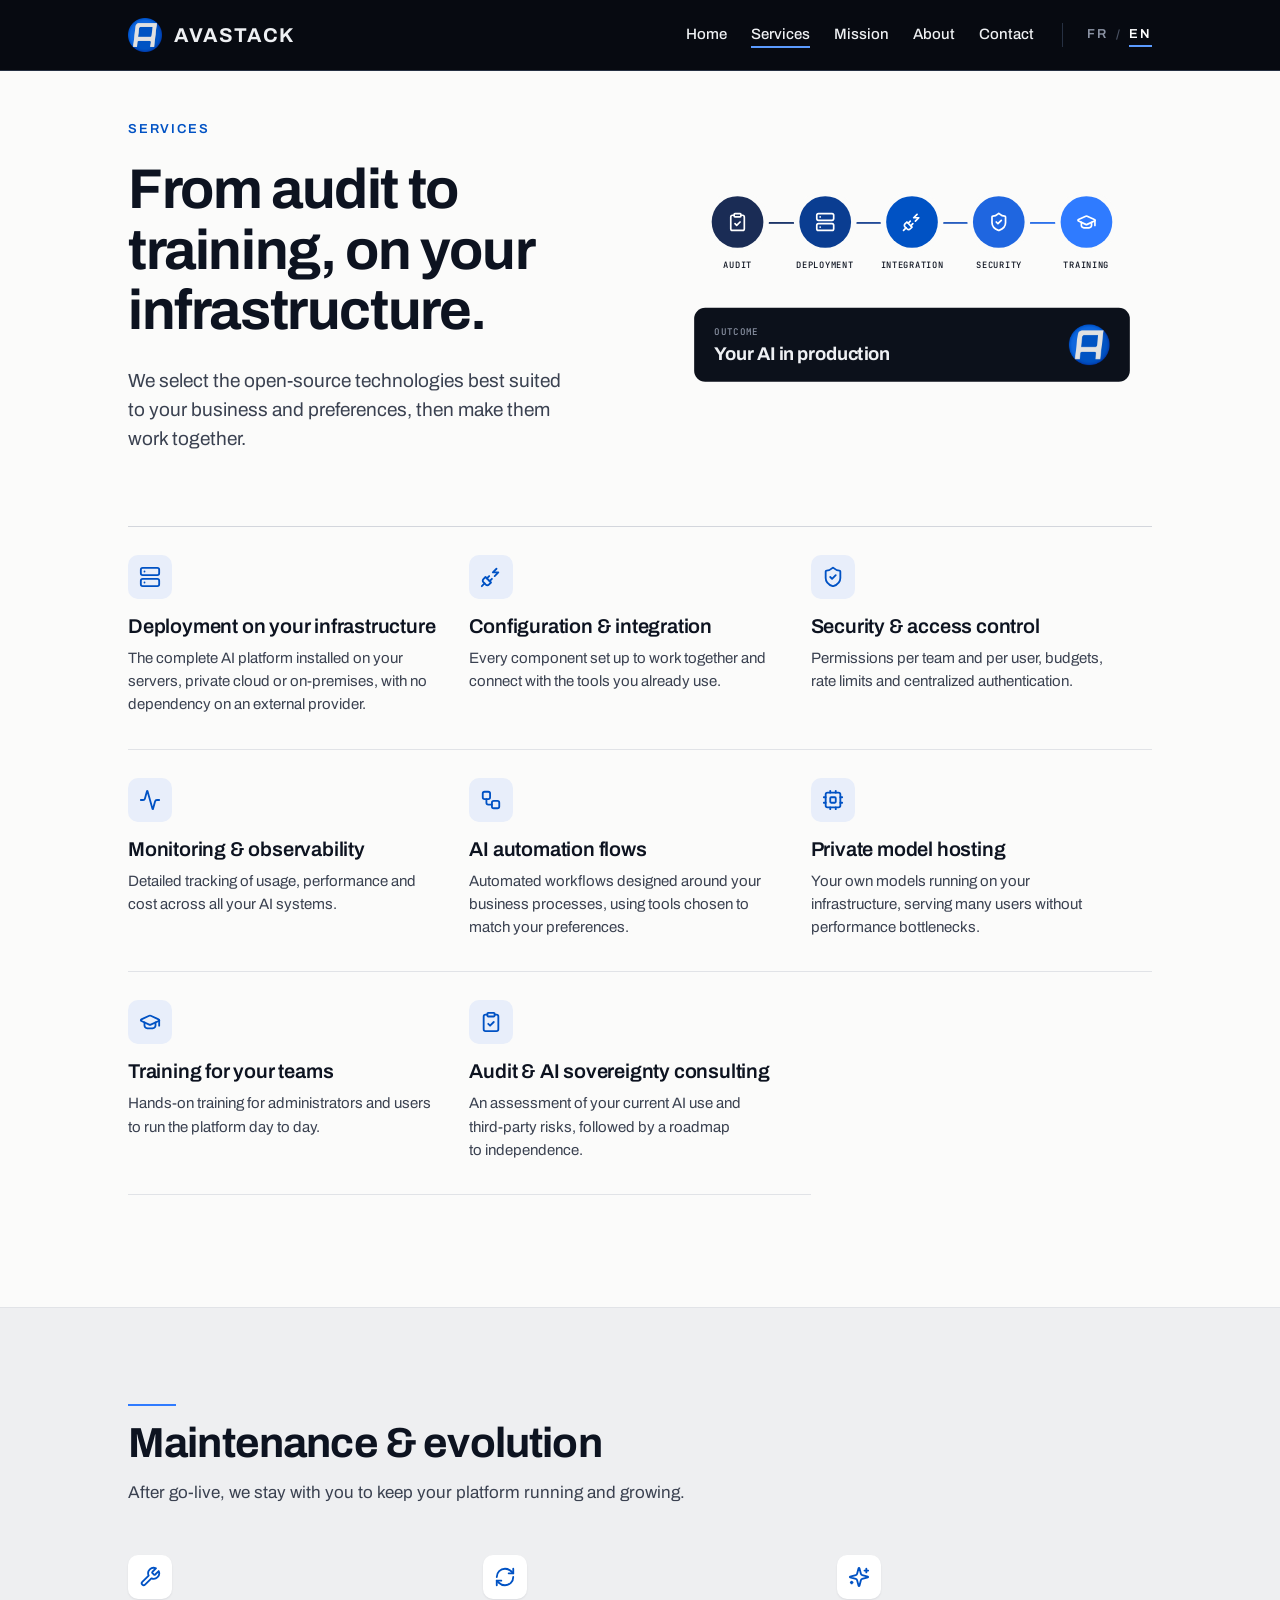
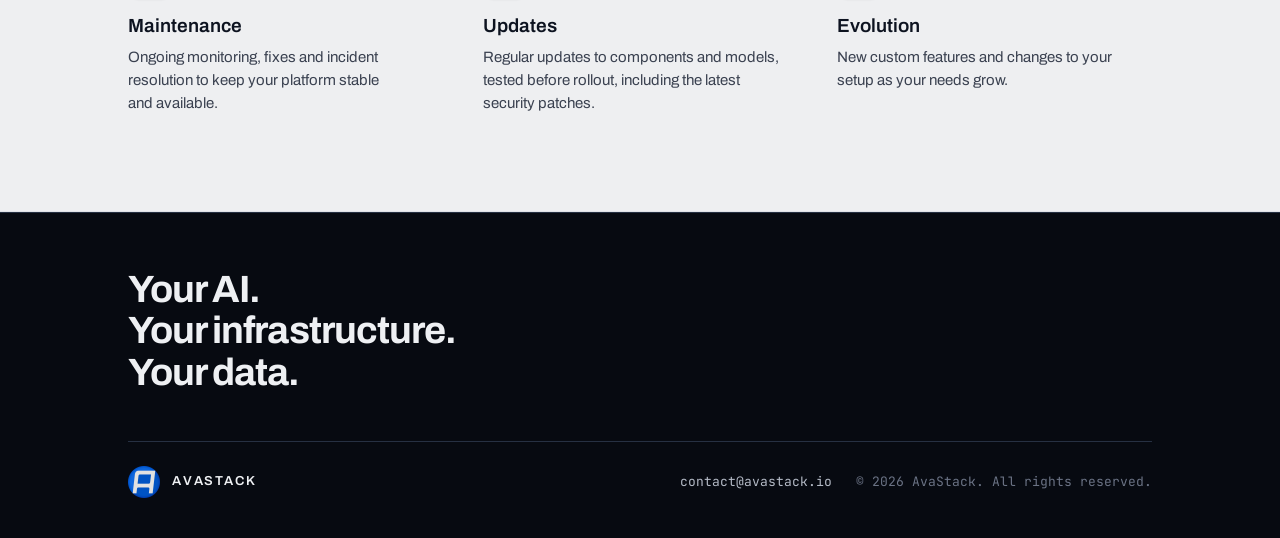
<file: en/services.html>
<!DOCTYPE html>
<html lang="en">
<head>
  <meta charset="utf-8">
  <meta name="viewport" content="width=device-width, initial-scale=1">
  <title>Services — AvaStack</title>
  <meta name="description" content="AvaStack deploys, configures and secures open-source AI platforms directly on your infrastructure.">
  <link rel="alternate" hreflang="fr" href="../fr/services.html">
  <link rel="icon" href="../assets/avastack-logo.png">
  <link rel="preconnect" href="https://fonts.googleapis.com">
  <link rel="preconnect" href="https://fonts.gstatic.com" crossorigin>
  <link href="https://fonts.googleapis.com/css2?family=Archivo:wght@400;500;600;700;800&family=JetBrains+Mono:wght@400;500&display=swap" rel="stylesheet">
  <link rel="stylesheet" href="../css/style.css">
  <script src="../js/main.js" defer></script>
</head>
<body class="page-services">
  <header class="site-header">
    <div class="container header-inner">
      <a class="brand" href="index.html"><img src="../assets/avastack-logo.png" alt="" width="34" height="34"><span>AvaStack</span></a>
      <div class="header-right">
        <nav class="main-nav">
          <a href="index.html">Home</a>
          <a href="services.html" aria-current="page">Services</a>
          <a href="mission.html">Mission</a>
          <a href="about.html">About</a>
          <a href="contact.html">Contact</a>
        </nav>
        <div class="lang-switch">
          <a href="../fr/services.html" hreflang="fr">FR</a>
          <span>/</span>
          <a href="../en/services.html" aria-current="true" hreflang="en">EN</a>
        </div>
      </div>
    </div>
  </header>

  <main>
    <section class="container hero">
      <div class="hero-text">
        <p class="eyebrow">Services</p>
        <h1>From audit to training, on your infrastructure.</h1>
        <p class="lead">We select the open-source technologies best suited to your business and preferences, then make them work together.</p>
      </div>
      <div class="illo illo-wide" data-base-width="520" aria-hidden="true">
        <div class="illo-stage illo-path">
          <ol class="steps">
            <li><span class="step-dot step-1"><svg class="icon" aria-hidden="true"xmlns="http://www.w3.org/2000/svg"width="24"height="24"viewBox="0 0 24 24"fill="none"stroke="currentColor"stroke-width="2"stroke-linecap="round"stroke-linejoin="round"><rect width="8" height="4" x="8" y="2" rx="1" ry="1" /><path d="M16 4h2a2 2 0 0 1 2 2v14a2 2 0 0 1-2 2H6a2 2 0 0 1-2-2V6a2 2 0 0 1 2-2h2" /><path d="m9 14 2 2 4-4" /></svg></span><span class="step-label">Audit</span></li>
            <li><span class="step-dot step-2"><svg class="icon" aria-hidden="true"xmlns="http://www.w3.org/2000/svg"width="24"height="24"viewBox="0 0 24 24"fill="none"stroke="currentColor"stroke-width="2"stroke-linecap="round"stroke-linejoin="round"><rect width="20" height="8" x="2" y="2" rx="2" ry="2" /><rect width="20" height="8" x="2" y="14" rx="2" ry="2" /><line x1="6" x2="6.01" y1="6" y2="6" /><line x1="6" x2="6.01" y1="18" y2="18" /></svg></span><span class="step-label">Deployment</span></li>
            <li><span class="step-dot step-3"><svg class="icon" aria-hidden="true"xmlns="http://www.w3.org/2000/svg"width="24"height="24"viewBox="0 0 24 24"fill="none"stroke="currentColor"stroke-width="2"stroke-linecap="round"stroke-linejoin="round"><path d="M6.3 20.3a2.4 2.4 0 0 0 3.4 0L12 18l-6-6-2.3 2.3a2.4 2.4 0 0 0 0 3.4Z" /><path d="m2 22 3-3" /><path d="M7.5 13.5 10 11" /><path d="M10.5 16.5 13 14" /><path d="m18 3-4 4h6l-4 4" /></svg></span><span class="step-label">Integration</span></li>
            <li><span class="step-dot step-4"><svg class="icon" aria-hidden="true"xmlns="http://www.w3.org/2000/svg"width="24"height="24"viewBox="0 0 24 24"fill="none"stroke="currentColor"stroke-width="2"stroke-linecap="round"stroke-linejoin="round"><path d="M20 13c0 5-3.5 7.5-7.66 8.95a1 1 0 0 1-.67-.01C7.5 20.5 4 18 4 13V6a1 1 0 0 1 1-1c2 0 4.5-1.2 6.24-2.72a1.17 1.17 0 0 1 1.52 0C14.51 3.81 17 5 19 5a1 1 0 0 1 1 1z" /><path d="m9 12 2 2 4-4" /></svg></span><span class="step-label">Security</span></li>
            <li><span class="step-dot step-5"><svg class="icon" aria-hidden="true"xmlns="http://www.w3.org/2000/svg"width="24"height="24"viewBox="0 0 24 24"fill="none"stroke="currentColor"stroke-width="2"stroke-linecap="round"stroke-linejoin="round"><path d="M21.42 10.922a1 1 0 0 0-.019-1.838L12.83 5.18a2 2 0 0 0-1.66 0L2.6 9.08a1 1 0 0 0 0 1.832l8.57 3.908a2 2 0 0 0 1.66 0z" /><path d="M22 10v6" /><path d="M6 12.5V16a6 3 0 0 0 12 0v-3.5" /></svg></span><span class="step-label">Training</span></li>
          </ol>
          <div class="outcome">
            <div><span class="outcome-label">Outcome</span><span class="outcome-title">Your AI in production</span></div>
            <img src="../assets/avastack-logo.png" alt="" width="44" height="44">
          </div>
        </div>
      </div>
    </section>

    <section class="container section-tight">
      <div class="grid grid-services">
        <article class="service">
          <div class="icon-tile"><svg class="icon" aria-hidden="true"xmlns="http://www.w3.org/2000/svg"width="24"height="24"viewBox="0 0 24 24"fill="none"stroke="currentColor"stroke-width="2"stroke-linecap="round"stroke-linejoin="round"><rect width="20" height="8" x="2" y="2" rx="2" ry="2" /><rect width="20" height="8" x="2" y="14" rx="2" ry="2" /><line x1="6" x2="6.01" y1="6" y2="6" /><line x1="6" x2="6.01" y1="18" y2="18" /></svg></div>
          <h3>Deployment on your infrastructure</h3>
          <p>The complete AI platform installed on your servers, private cloud or on-premises, with no dependency on an external provider.</p>
        </article>
        <article class="service">
          <div class="icon-tile"><svg class="icon" aria-hidden="true"xmlns="http://www.w3.org/2000/svg"width="24"height="24"viewBox="0 0 24 24"fill="none"stroke="currentColor"stroke-width="2"stroke-linecap="round"stroke-linejoin="round"><path d="M6.3 20.3a2.4 2.4 0 0 0 3.4 0L12 18l-6-6-2.3 2.3a2.4 2.4 0 0 0 0 3.4Z" /><path d="m2 22 3-3" /><path d="M7.5 13.5 10 11" /><path d="M10.5 16.5 13 14" /><path d="m18 3-4 4h6l-4 4" /></svg></div>
          <h3>Configuration &amp; integration</h3>
          <p>Every component set up to work together and connect with the tools you already use.</p>
        </article>
        <article class="service">
          <div class="icon-tile"><svg class="icon" aria-hidden="true"xmlns="http://www.w3.org/2000/svg"width="24"height="24"viewBox="0 0 24 24"fill="none"stroke="currentColor"stroke-width="2"stroke-linecap="round"stroke-linejoin="round"><path d="M20 13c0 5-3.5 7.5-7.66 8.95a1 1 0 0 1-.67-.01C7.5 20.5 4 18 4 13V6a1 1 0 0 1 1-1c2 0 4.5-1.2 6.24-2.72a1.17 1.17 0 0 1 1.52 0C14.51 3.81 17 5 19 5a1 1 0 0 1 1 1z" /><path d="m9 12 2 2 4-4" /></svg></div>
          <h3>Security &amp; access control</h3>
          <p>Permissions per team and per user, budgets, rate limits and centralized authentication.</p>
        </article>
        <article class="service">
          <div class="icon-tile"><svg class="icon" aria-hidden="true"xmlns="http://www.w3.org/2000/svg"width="24"height="24"viewBox="0 0 24 24"fill="none"stroke="currentColor"stroke-width="2"stroke-linecap="round"stroke-linejoin="round"><path d="M22 12h-2.48a2 2 0 0 0-1.93 1.46l-2.35 8.36a.25.25 0 0 1-.48 0L9.24 2.18a.25.25 0 0 0-.48 0l-2.35 8.36A2 2 0 0 1 4.49 12H2" /></svg></div>
          <h3>Monitoring &amp; observability</h3>
          <p>Detailed tracking of usage, performance and cost across all your AI systems.</p>
        </article>
        <article class="service">
          <div class="icon-tile"><svg class="icon" aria-hidden="true"xmlns="http://www.w3.org/2000/svg"width="24"height="24"viewBox="0 0 24 24"fill="none"stroke="currentColor"stroke-width="2"stroke-linecap="round"stroke-linejoin="round"><rect width="8" height="8" x="3" y="3" rx="2" /><path d="M7 11v4a2 2 0 0 0 2 2h4" /><rect width="8" height="8" x="13" y="13" rx="2" /></svg></div>
          <h3>AI automation flows</h3>
          <p>Automated workflows designed around your business processes, using tools chosen to match your preferences.</p>
        </article>
        <article class="service">
          <div class="icon-tile"><svg class="icon" aria-hidden="true"xmlns="http://www.w3.org/2000/svg"width="24"height="24"viewBox="0 0 24 24"fill="none"stroke="currentColor"stroke-width="2"stroke-linecap="round"stroke-linejoin="round"><rect width="16" height="16" x="4" y="4" rx="2" /><rect width="6" height="6" x="9" y="9" rx="1" /><path d="M15 2v2" /><path d="M15 20v2" /><path d="M2 15h2" /><path d="M2 9h2" /><path d="M20 15h2" /><path d="M20 9h2" /><path d="M9 2v2" /><path d="M9 20v2" /></svg></div>
          <h3>Private model hosting</h3>
          <p>Your own models running on your infrastructure, serving many users without performance bottlenecks.</p>
        </article>
        <article class="service">
          <div class="icon-tile"><svg class="icon" aria-hidden="true"xmlns="http://www.w3.org/2000/svg"width="24"height="24"viewBox="0 0 24 24"fill="none"stroke="currentColor"stroke-width="2"stroke-linecap="round"stroke-linejoin="round"><path d="M21.42 10.922a1 1 0 0 0-.019-1.838L12.83 5.18a2 2 0 0 0-1.66 0L2.6 9.08a1 1 0 0 0 0 1.832l8.57 3.908a2 2 0 0 0 1.66 0z" /><path d="M22 10v6" /><path d="M6 12.5V16a6 3 0 0 0 12 0v-3.5" /></svg></div>
          <h3>Training for your teams</h3>
          <p>Hands-on training for administrators and users to run the platform day to day.</p>
        </article>
        <article class="service">
          <div class="icon-tile"><svg class="icon" aria-hidden="true"xmlns="http://www.w3.org/2000/svg"width="24"height="24"viewBox="0 0 24 24"fill="none"stroke="currentColor"stroke-width="2"stroke-linecap="round"stroke-linejoin="round"><rect width="8" height="4" x="8" y="2" rx="1" ry="1" /><path d="M16 4h2a2 2 0 0 1 2 2v14a2 2 0 0 1-2 2H6a2 2 0 0 1-2-2V6a2 2 0 0 1 2-2h2" /><path d="m9 14 2 2 4-4" /></svg></div>
          <h3>Audit &amp; AI sovereignty consulting</h3>
          <p>An assessment of your current AI use and third-party risks, followed by a roadmap to independence.</p>
        </article>
      </div>
    </section>

    <section class="band-dark">
      <div class="container section">
        <div class="section-head">
          <div class="rule"></div>
          <h2>Maintenance &amp; evolution</h2>
          <p class="lead-dark">After go-live, we stay with you to keep your platform running and growing.</p>
        </div>
        <div class="grid grid-3">
        <article class="feature">
          <div class="icon-tile"><svg class="icon" aria-hidden="true"xmlns="http://www.w3.org/2000/svg"width="24"height="24"viewBox="0 0 24 24"fill="none"stroke="currentColor"stroke-width="2"stroke-linecap="round"stroke-linejoin="round"><path d="M14.7 6.3a1 1 0 0 0 0 1.4l1.6 1.6a1 1 0 0 0 1.4 0l3.77-3.77a6 6 0 0 1-7.94 7.94l-6.91 6.91a2.12 2.12 0 0 1-3-3l6.91-6.91a6 6 0 0 1 7.94-7.94l-3.76 3.76z" /></svg></div>
          <h3>Maintenance</h3>
          <p>Ongoing monitoring, fixes and incident resolution to keep your platform stable and available.</p>
        </article>
        <article class="feature">
          <div class="icon-tile"><svg class="icon" aria-hidden="true"xmlns="http://www.w3.org/2000/svg"width="24"height="24"viewBox="0 0 24 24"fill="none"stroke="currentColor"stroke-width="2"stroke-linecap="round"stroke-linejoin="round"><path d="M3 12a9 9 0 0 1 9-9 9.75 9.75 0 0 1 6.74 2.74L21 8" /><path d="M21 3v5h-5" /><path d="M21 12a9 9 0 0 1-9 9 9.75 9.75 0 0 1-6.74-2.74L3 16" /><path d="M8 16H3v5" /></svg></div>
          <h3>Updates</h3>
          <p>Regular updates to components and models, tested before rollout, including the latest security patches.</p>
        </article>
        <article class="feature">
          <div class="icon-tile"><svg class="icon" aria-hidden="true"xmlns="http://www.w3.org/2000/svg"width="24"height="24"viewBox="0 0 24 24"fill="none"stroke="currentColor"stroke-width="2"stroke-linecap="round"stroke-linejoin="round"><path d="M9.937 15.5A2 2 0 0 0 8.5 14.063l-6.135-1.582a.5.5 0 0 1 0-.962L8.5 9.936A2 2 0 0 0 9.937 8.5l1.582-6.135a.5.5 0 0 1 .963 0L14.063 8.5A2 2 0 0 0 15.5 9.937l6.135 1.581a.5.5 0 0 1 0 .964L15.5 14.063a2 2 0 0 0-1.437 1.437l-1.582 6.135a.5.5 0 0 1-.963 0z" /><path d="M20 3v4" /><path d="M22 5h-4" /><path d="M4 17v2" /><path d="M5 18H3" /></svg></div>
          <h3>Evolution</h3>
          <p>New custom features and changes to your setup as your needs grow.</p>
        </article>
        </div>
      </div>
    </section>
  </main>

  <footer class="site-footer">
    <div class="container">
      <p class="footer-tagline">Your AI.<br>Your infrastructure.<br>Your data.</p>
      <div class="footer-bar">
        <div class="brand brand-small"><img src="../assets/avastack-logo.png" alt="" width="32" height="32"><span>AvaStack</span></div>
        <div class="footer-links">
          <a href="mailto:contact@avastack.io">contact@avastack.io</a>
          <span class="footer-copy">© 2026 AvaStack. All rights reserved.</span>
        </div>
      </div>
    </div>
  </footer>
</body>
</html>
</file>
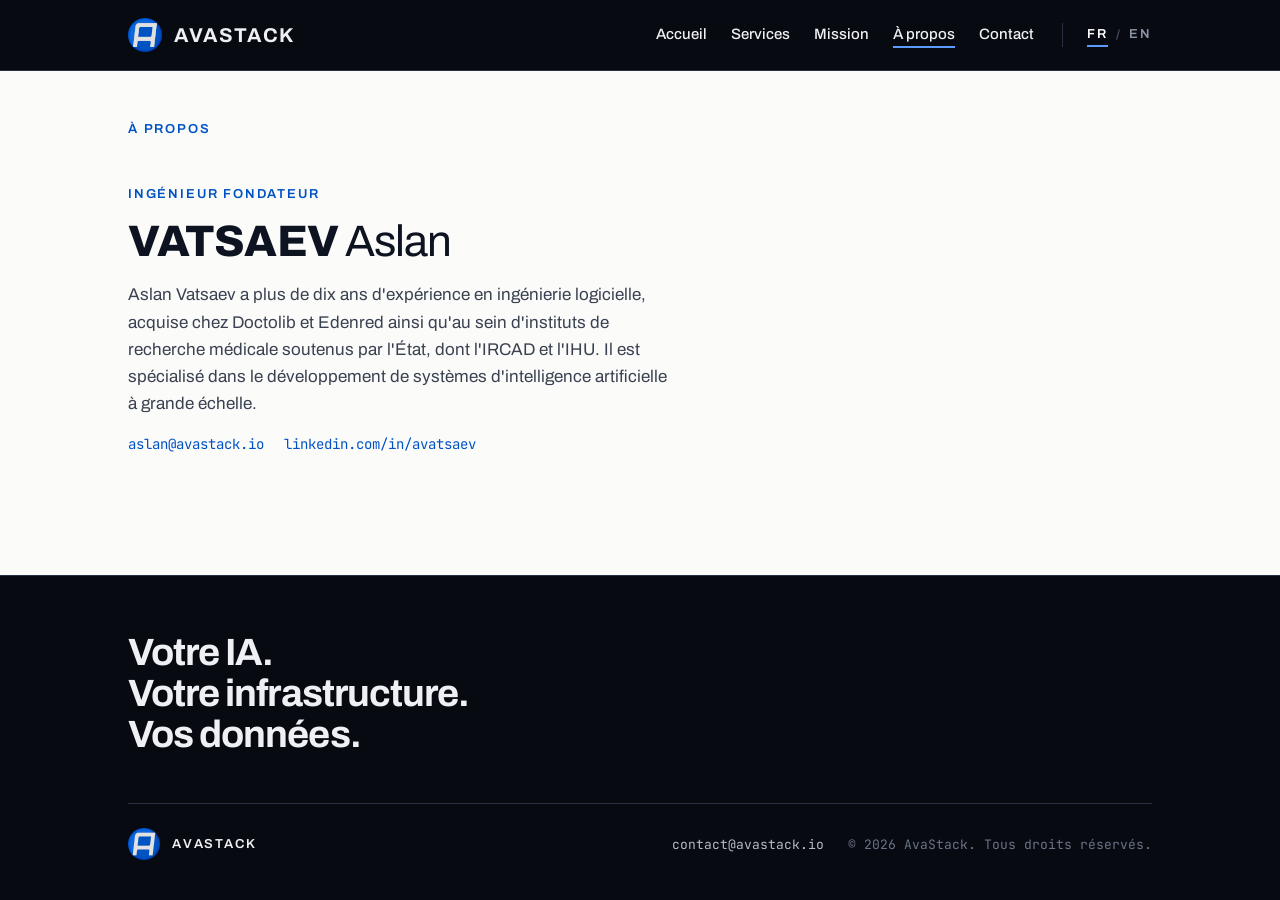
<file: fr/about.html>
<!DOCTYPE html>
<html lang="fr">
<head>
  <meta charset="utf-8">
  <meta name="viewport" content="width=device-width, initial-scale=1">
  <title>À propos — AvaStack</title>
  <meta name="description" content="AvaStack déploie, configure et sécurise des plateformes d'IA open source directement sur votre infrastructure.">
  <link rel="alternate" hreflang="en" href="../en/about.html">
  <link rel="icon" href="../assets/avastack-logo.png">
  <link rel="preconnect" href="https://fonts.googleapis.com">
  <link rel="preconnect" href="https://fonts.gstatic.com" crossorigin>
  <link href="https://fonts.googleapis.com/css2?family=Archivo:wght@400;500;600;700;800&family=JetBrains+Mono:wght@400;500&display=swap" rel="stylesheet">
  <link rel="stylesheet" href="../css/style.css">
  <script src="../js/main.js" defer></script>
</head>
<body class="page-about">
  <header class="site-header">
    <div class="container header-inner">
      <a class="brand" href="index.html"><img src="../assets/avastack-logo.png" alt="" width="34" height="34"><span>AvaStack</span></a>
      <div class="header-right">
        <nav class="main-nav">
          <a href="index.html">Accueil</a>
          <a href="services.html">Services</a>
          <a href="mission.html">Mission</a>
          <a href="about.html" aria-current="page">À propos</a>
          <a href="contact.html">Contact</a>
        </nav>
        <div class="lang-switch">
          <a href="../fr/about.html" aria-current="true" hreflang="fr">FR</a>
          <span>/</span>
          <a href="../en/about.html" hreflang="en">EN</a>
        </div>
      </div>
    </div>
  </header>

  <main>
    <section class="container page-intro">
      <p class="eyebrow">À propos</p>
    </section>
    <section class="container profile">
      <p class="eyebrow">Ingénieur fondateur</p>
      <p class="profile-name">VATSAEV <span>Aslan</span></p>
      <p class="profile-bio">Aslan Vatsaev a plus de dix ans d'expérience en ingénierie logicielle, acquise chez Doctolib et Edenred ainsi qu'au sein d'instituts de recherche médicale soutenus par l'État, dont l'IRCAD et l'IHU. Il est spécialisé dans le développement de systèmes d'intelligence artificielle à grande échelle.</p>
      <div class="mono-links">
        <a href="mailto:aslan@avastack.io">aslan@avastack.io</a>
        <a href="https://www.linkedin.com/in/avatsaev/" target="_blank" rel="noopener">linkedin.com/in/avatsaev</a>
      </div>
    </section>
  </main>

  <footer class="site-footer">
    <div class="container">
      <p class="footer-tagline">Votre IA.<br>Votre infrastructure.<br>Vos données.</p>
      <div class="footer-bar">
        <div class="brand brand-small"><img src="../assets/avastack-logo.png" alt="" width="32" height="32"><span>AvaStack</span></div>
        <div class="footer-links">
          <a href="mailto:contact@avastack.io">contact@avastack.io</a>
          <span class="footer-copy">© 2026 AvaStack. Tous droits réservés.</span>
        </div>
      </div>
    </div>
  </footer>
</body>
</html>
</file>
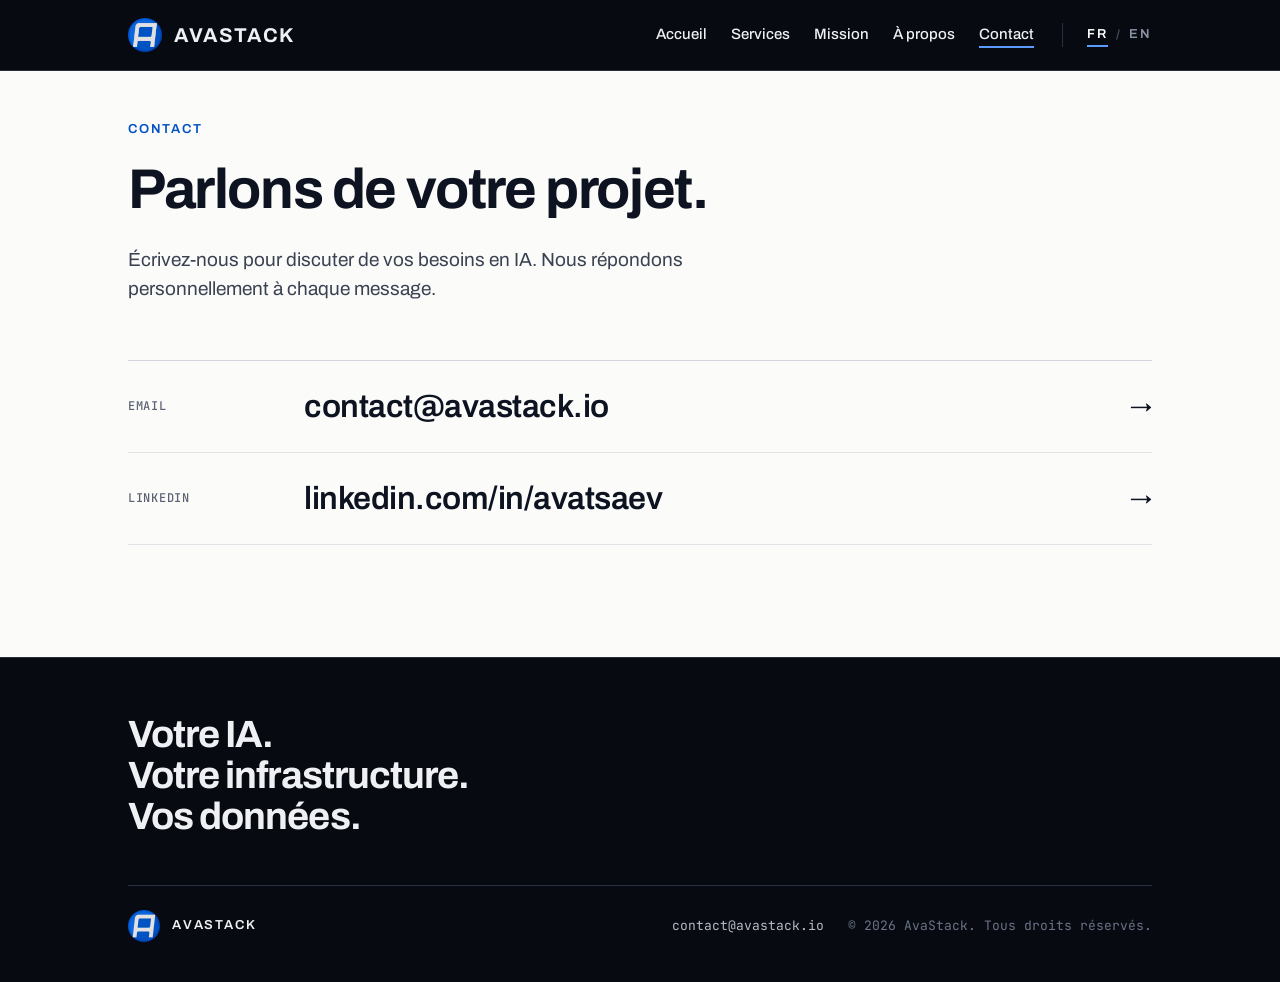
<file: fr/contact.html>
<!DOCTYPE html>
<html lang="fr">
<head>
  <meta charset="utf-8">
  <meta name="viewport" content="width=device-width, initial-scale=1">
  <title>Contact — AvaStack</title>
  <meta name="description" content="AvaStack déploie, configure et sécurise des plateformes d'IA open source directement sur votre infrastructure.">
  <link rel="alternate" hreflang="en" href="../en/contact.html">
  <link rel="icon" href="../assets/avastack-logo.png">
  <link rel="preconnect" href="https://fonts.googleapis.com">
  <link rel="preconnect" href="https://fonts.gstatic.com" crossorigin>
  <link href="https://fonts.googleapis.com/css2?family=Archivo:wght@400;500;600;700;800&family=JetBrains+Mono:wght@400;500&display=swap" rel="stylesheet">
  <link rel="stylesheet" href="../css/style.css">
  <script src="../js/main.js" defer></script>
</head>
<body class="page-contact">
  <header class="site-header">
    <div class="container header-inner">
      <a class="brand" href="index.html"><img src="../assets/avastack-logo.png" alt="" width="34" height="34"><span>AvaStack</span></a>
      <div class="header-right">
        <nav class="main-nav">
          <a href="index.html">Accueil</a>
          <a href="services.html">Services</a>
          <a href="mission.html">Mission</a>
          <a href="about.html">À propos</a>
          <a href="contact.html" aria-current="page">Contact</a>
        </nav>
        <div class="lang-switch">
          <a href="../fr/contact.html" aria-current="true" hreflang="fr">FR</a>
          <span>/</span>
          <a href="../en/contact.html" hreflang="en">EN</a>
        </div>
      </div>
    </div>
  </header>

  <main>
    <section class="container contact">
      <p class="eyebrow">Contact</p>
      <h1>Parlons de votre projet.</h1>
      <p class="lead">Écrivez-nous pour discuter de vos besoins en IA. Nous répondons personnellement à chaque message.</p>
      <div class="contact-list">
        <a class="contact-row" href="mailto:contact@avastack.io"><span class="contact-label">Email</span><span class="contact-value">contact@avastack.io</span><span class="contact-arrow">→</span></a>
        <a class="contact-row" href="https://www.linkedin.com/in/avatsaev/" target="_blank" rel="noopener"><span class="contact-label">LinkedIn</span><span class="contact-value">linkedin.com/in/avatsaev</span><span class="contact-arrow">→</span></a>
      </div>
    </section>
  </main>

  <footer class="site-footer">
    <div class="container">
      <p class="footer-tagline">Votre IA.<br>Votre infrastructure.<br>Vos données.</p>
      <div class="footer-bar">
        <div class="brand brand-small"><img src="../assets/avastack-logo.png" alt="" width="32" height="32"><span>AvaStack</span></div>
        <div class="footer-links">
          <a href="mailto:contact@avastack.io">contact@avastack.io</a>
          <span class="footer-copy">© 2026 AvaStack. Tous droits réservés.</span>
        </div>
      </div>
    </div>
  </footer>
</body>
</html>
</file>
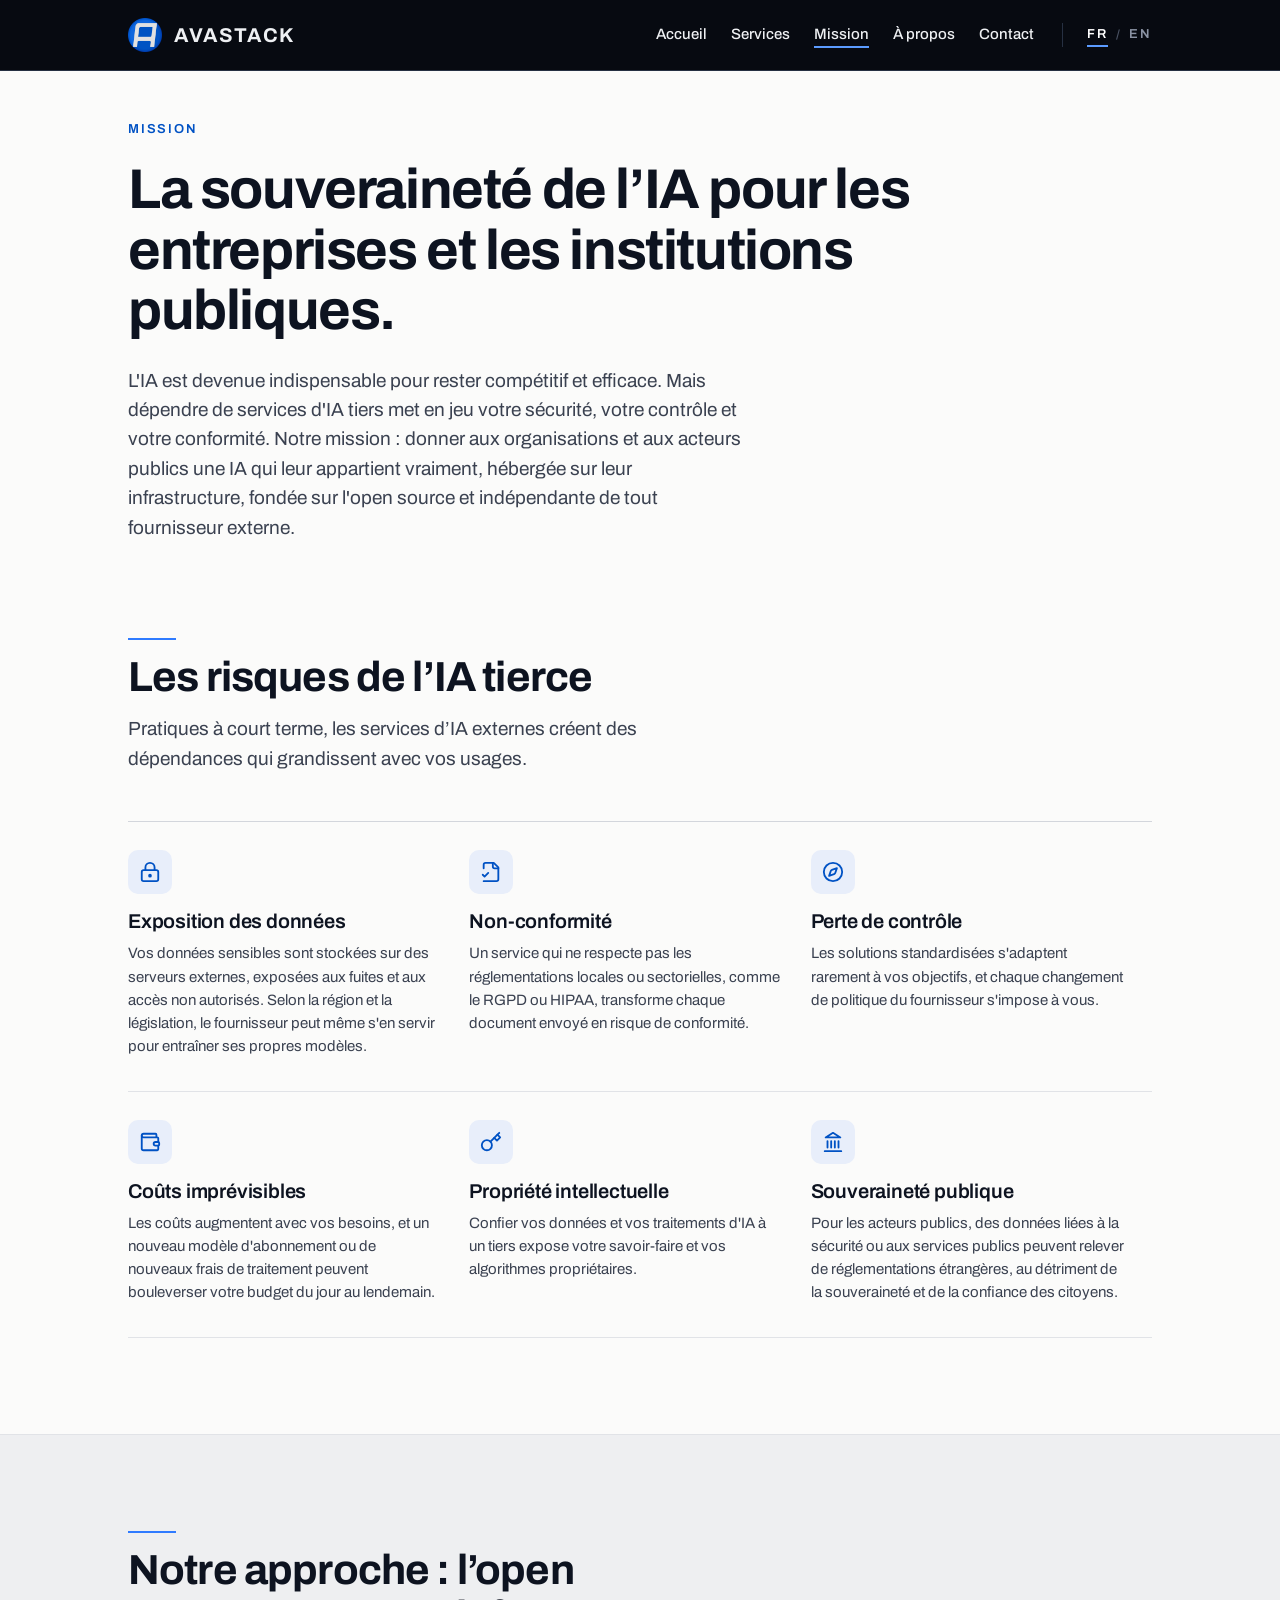
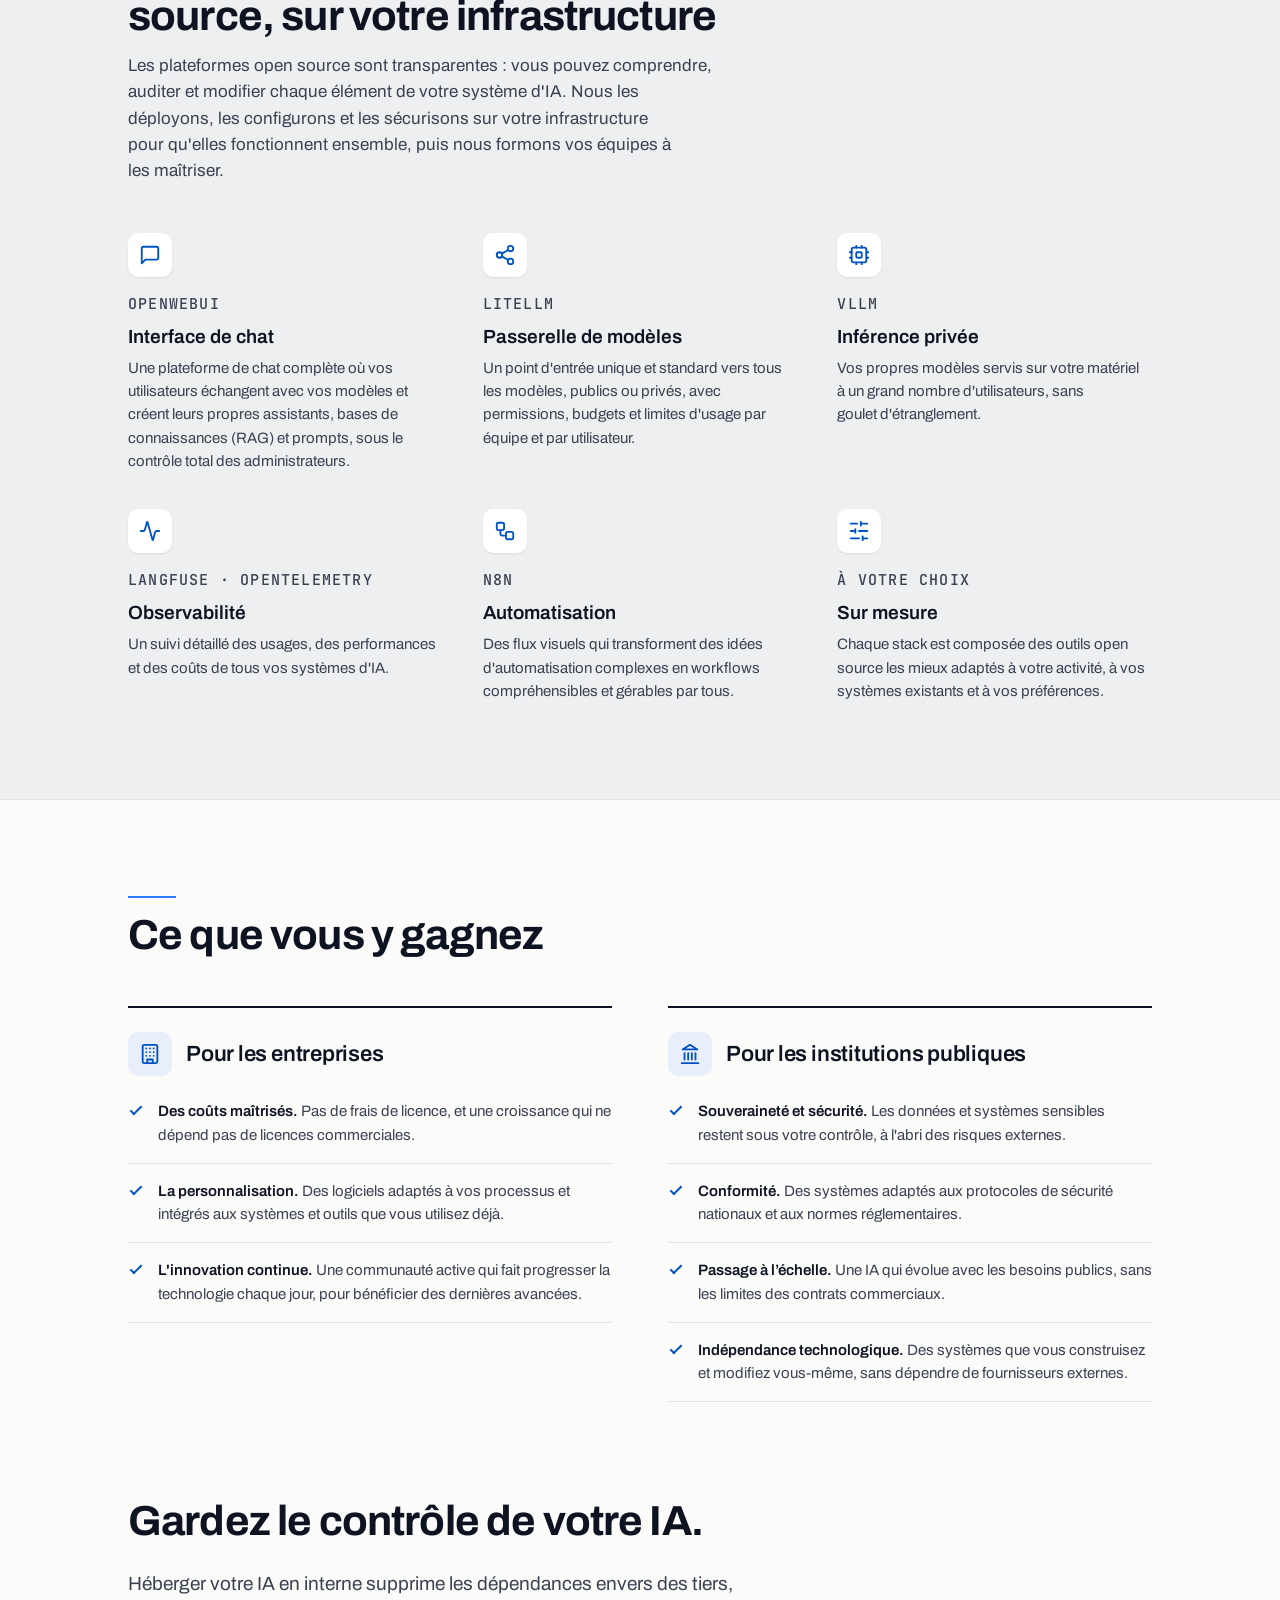
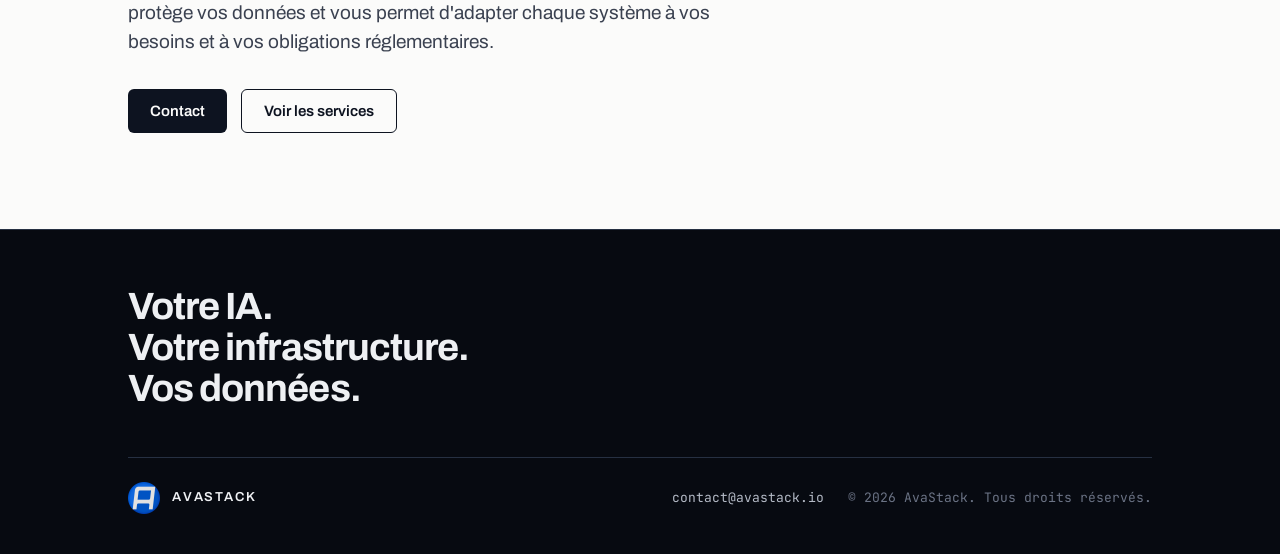
<file: fr/mission.html>
<!DOCTYPE html>
<html lang="fr">
<head>
  <meta charset="utf-8">
  <meta name="viewport" content="width=device-width, initial-scale=1">
  <title>Mission — AvaStack</title>
  <meta name="description" content="Notre mission : offrir aux entreprises et aux institutions publiques une IA souveraine, sécurisée et indépendante, hébergée sur leur propre infrastructure.">
  <link rel="alternate" hreflang="en" href="../en/mission.html">
  <link rel="icon" href="../assets/avastack-logo.png">
  <link rel="preconnect" href="https://fonts.googleapis.com">
  <link rel="preconnect" href="https://fonts.gstatic.com" crossorigin>
  <link href="https://fonts.googleapis.com/css2?family=Archivo:wght@400;500;600;700;800&family=JetBrains+Mono:wght@400;500&display=swap" rel="stylesheet">
  <link rel="stylesheet" href="../css/style.css">
  <script src="../js/main.js" defer></script>
</head>
<body class="page-mission">
  <header class="site-header">
    <div class="container header-inner">
      <a class="brand" href="index.html"><img src="../assets/avastack-logo.png" alt="" width="34" height="34"><span>AvaStack</span></a>
      <div class="header-right">
        <nav class="main-nav">
          <a href="index.html">Accueil</a>
          <a href="services.html">Services</a>
          <a href="mission.html" aria-current="page">Mission</a>
          <a href="about.html">À propos</a>
          <a href="contact.html">Contact</a>
        </nav>
        <div class="lang-switch">
          <a href="../fr/mission.html" aria-current="true" hreflang="fr">FR</a>
          <span>/</span>
          <a href="../en/mission.html" hreflang="en">EN</a>
        </div>
      </div>
    </div>
  </header>

  <main>
    <section class="container hero hero-solo">
      <div class="hero-text">
        <p class="eyebrow">Mission</p>
        <h1>La souveraineté de l’IA pour les entreprises et les institutions publiques.</h1>
        <p class="lead">L'IA est devenue indispensable pour rester compétitif et efficace. Mais dépendre de services d'IA tiers met en jeu votre sécurité, votre contrôle et votre conformité. Notre mission : donner aux organisations et aux acteurs publics une IA qui leur appartient vraiment, hébergée sur leur infrastructure, fondée sur l'open source et indépendante de tout fournisseur externe.</p>
      </div>
    </section>

    <section class="container section">
      <div class="section-head">
        <div class="rule"></div>
        <h2>Les risques de l’IA tierce</h2>
        <p class="lead">Pratiques à court terme, les services d’IA externes créent des dépendances qui grandissent avec vos usages.</p>
      </div>
      <div class="grid grid-services">
        <article class="service">
          <div class="icon-tile"><svg class="icon" aria-hidden="true"xmlns="http://www.w3.org/2000/svg"width="24"height="24"viewBox="0 0 24 24"fill="none"stroke="currentColor"stroke-width="2"stroke-linecap="round"stroke-linejoin="round"><circle cx="12" cy="16" r="1" /><rect x="3" y="10" width="18" height="12" rx="2" /><path d="M7 10V7a5 5 0 0 1 10 0v3" /></svg></div>
          <h3>Exposition des données</h3>
          <p>Vos données sensibles sont stockées sur des serveurs externes, exposées aux fuites et aux accès non autorisés. Selon la région et la législation, le fournisseur peut même s'en servir pour entraîner ses propres modèles.</p>
        </article>
        <article class="service">
          <div class="icon-tile"><svg class="icon" aria-hidden="true"xmlns="http://www.w3.org/2000/svg"width="24"height="24"viewBox="0 0 24 24"fill="none"stroke="currentColor"stroke-width="2"stroke-linecap="round"stroke-linejoin="round"><path d="M4 22h14a2 2 0 0 0 2-2V7l-5-5H6a2 2 0 0 0-2 2v4" /><path d="M14 2v4a2 2 0 0 0 2 2h4" /><path d="m3 15 2 2 4-4" /></svg></div>
          <h3>Non-conformité</h3>
          <p>Un service qui ne respecte pas les réglementations locales ou sectorielles, comme le RGPD ou HIPAA, transforme chaque document envoyé en risque de conformité.</p>
        </article>
        <article class="service">
          <div class="icon-tile"><svg class="icon" aria-hidden="true"xmlns="http://www.w3.org/2000/svg"width="24"height="24"viewBox="0 0 24 24"fill="none"stroke="currentColor"stroke-width="2"stroke-linecap="round"stroke-linejoin="round"><path d="m16.24 7.76-1.804 5.411a2 2 0 0 1-1.265 1.265L7.76 16.24l1.804-5.411a2 2 0 0 1 1.265-1.265z" /><circle cx="12" cy="12" r="10" /></svg></div>
          <h3>Perte de contrôle</h3>
          <p>Les solutions standardisées s'adaptent rarement à vos objectifs, et chaque changement de politique du fournisseur s'impose à vous.</p>
        </article>
        <article class="service">
          <div class="icon-tile"><svg class="icon" aria-hidden="true"xmlns="http://www.w3.org/2000/svg"width="24"height="24"viewBox="0 0 24 24"fill="none"stroke="currentColor"stroke-width="2"stroke-linecap="round"stroke-linejoin="round"><path d="M19 7V4a1 1 0 0 0-1-1H5a2 2 0 0 0 0 4h15a1 1 0 0 1 1 1v4h-3a2 2 0 0 0 0 4h3a1 1 0 0 0 1-1v-2a1 1 0 0 0-1-1" /><path d="M3 5v14a2 2 0 0 0 2 2h15a1 1 0 0 0 1-1v-4" /></svg></div>
          <h3>Coûts imprévisibles</h3>
          <p>Les coûts augmentent avec vos besoins, et un nouveau modèle d'abonnement ou de nouveaux frais de traitement peuvent bouleverser votre budget du jour au lendemain.</p>
        </article>
        <article class="service">
          <div class="icon-tile"><svg class="icon" aria-hidden="true"xmlns="http://www.w3.org/2000/svg"width="24"height="24"viewBox="0 0 24 24"fill="none"stroke="currentColor"stroke-width="2"stroke-linecap="round"stroke-linejoin="round"><circle cx="7.5" cy="15.5" r="5.5" /><path d="m21 2-9.6 9.6" /><path d="m15.5 7.5 3 3L22 7l-3-3" /></svg></div>
          <h3>Propriété intellectuelle</h3>
          <p>Confier vos données et vos traitements d'IA à un tiers expose votre savoir-faire et vos algorithmes propriétaires.</p>
        </article>
        <article class="service">
          <div class="icon-tile"><svg class="icon" aria-hidden="true"xmlns="http://www.w3.org/2000/svg"width="24"height="24"viewBox="0 0 24 24"fill="none"stroke="currentColor"stroke-width="2"stroke-linecap="round"stroke-linejoin="round"><line x1="3" x2="21" y1="22" y2="22" /><line x1="6" x2="6" y1="18" y2="11" /><line x1="10" x2="10" y1="18" y2="11" /><line x1="14" x2="14" y1="18" y2="11" /><line x1="18" x2="18" y1="18" y2="11" /><polygon points="12 2 20 7 4 7" /></svg></div>
          <h3>Souveraineté publique</h3>
          <p>Pour les acteurs publics, des données liées à la sécurité ou aux services publics peuvent relever de réglementations étrangères, au détriment de la souveraineté et de la confiance des citoyens.</p>
        </article>
      </div>
    </section>

    <section class="band-dark">
      <div class="container section">
        <div class="section-head">
          <div class="rule"></div>
          <h2>Notre approche : l’open source, sur votre infrastructure</h2>
          <p class="lead-dark">Les plateformes open source sont transparentes : vous pouvez comprendre, auditer et modifier chaque élément de votre système d'IA. Nous les déployons, les configurons et les sécurisons sur votre infrastructure pour qu'elles fonctionnent ensemble, puis nous formons vos équipes à les maîtriser.</p>
        </div>
        <div class="grid grid-3">
        <article class="feature">
          <div class="icon-tile"><svg class="icon" aria-hidden="true"xmlns="http://www.w3.org/2000/svg"width="24"height="24"viewBox="0 0 24 24"fill="none"stroke="currentColor"stroke-width="2"stroke-linecap="round"stroke-linejoin="round"><path d="M21 15a2 2 0 0 1-2 2H7l-4 4V5a2 2 0 0 1 2-2h14a2 2 0 0 1 2 2z" /></svg></div>
          <p class="feature-tag">OpenWebUI</p>
          <h3>Interface de chat</h3>
          <p>Une plateforme de chat complète où vos utilisateurs échangent avec vos modèles et créent leurs propres assistants, bases de connaissances (RAG) et prompts, sous le contrôle total des administrateurs.</p>
        </article>
        <article class="feature">
          <div class="icon-tile"><svg class="icon" aria-hidden="true"xmlns="http://www.w3.org/2000/svg"width="24"height="24"viewBox="0 0 24 24"fill="none"stroke="currentColor"stroke-width="2"stroke-linecap="round"stroke-linejoin="round"><circle cx="18" cy="5" r="3" /><circle cx="6" cy="12" r="3" /><circle cx="18" cy="19" r="3" /><line x1="8.59" x2="15.42" y1="13.51" y2="17.49" /><line x1="15.41" x2="8.59" y1="6.51" y2="10.49" /></svg></div>
          <p class="feature-tag">LiteLLM</p>
          <h3>Passerelle de modèles</h3>
          <p>Un point d'entrée unique et standard vers tous les modèles, publics ou privés, avec permissions, budgets et limites d'usage par équipe et par utilisateur.</p>
        </article>
        <article class="feature">
          <div class="icon-tile"><svg class="icon" aria-hidden="true"xmlns="http://www.w3.org/2000/svg"width="24"height="24"viewBox="0 0 24 24"fill="none"stroke="currentColor"stroke-width="2"stroke-linecap="round"stroke-linejoin="round"><rect width="16" height="16" x="4" y="4" rx="2" /><rect width="6" height="6" x="9" y="9" rx="1" /><path d="M15 2v2" /><path d="M15 20v2" /><path d="M2 15h2" /><path d="M2 9h2" /><path d="M20 15h2" /><path d="M20 9h2" /><path d="M9 2v2" /><path d="M9 20v2" /></svg></div>
          <p class="feature-tag">vLLM</p>
          <h3>Inférence privée</h3>
          <p>Vos propres modèles servis sur votre matériel à un grand nombre d'utilisateurs, sans goulet d'étranglement.</p>
        </article>
        <article class="feature">
          <div class="icon-tile"><svg class="icon" aria-hidden="true"xmlns="http://www.w3.org/2000/svg"width="24"height="24"viewBox="0 0 24 24"fill="none"stroke="currentColor"stroke-width="2"stroke-linecap="round"stroke-linejoin="round"><path d="M22 12h-2.48a2 2 0 0 0-1.93 1.46l-2.35 8.36a.25.25 0 0 1-.48 0L9.24 2.18a.25.25 0 0 0-.48 0l-2.35 8.36A2 2 0 0 1 4.49 12H2" /></svg></div>
          <p class="feature-tag">Langfuse · OpenTelemetry</p>
          <h3>Observabilité</h3>
          <p>Un suivi détaillé des usages, des performances et des coûts de tous vos systèmes d'IA.</p>
        </article>
        <article class="feature">
          <div class="icon-tile"><svg class="icon" aria-hidden="true"xmlns="http://www.w3.org/2000/svg"width="24"height="24"viewBox="0 0 24 24"fill="none"stroke="currentColor"stroke-width="2"stroke-linecap="round"stroke-linejoin="round"><rect width="8" height="8" x="3" y="3" rx="2" /><path d="M7 11v4a2 2 0 0 0 2 2h4" /><rect width="8" height="8" x="13" y="13" rx="2" /></svg></div>
          <p class="feature-tag">n8n</p>
          <h3>Automatisation</h3>
          <p>Des flux visuels qui transforment des idées d'automatisation complexes en workflows compréhensibles et gérables par tous.</p>
        </article>
        <article class="feature">
          <div class="icon-tile"><svg class="icon" aria-hidden="true"xmlns="http://www.w3.org/2000/svg"width="24"height="24"viewBox="0 0 24 24"fill="none"stroke="currentColor"stroke-width="2"stroke-linecap="round"stroke-linejoin="round"><line x1="21" x2="14" y1="4" y2="4" /><line x1="10" x2="3" y1="4" y2="4" /><line x1="21" x2="12" y1="12" y2="12" /><line x1="8" x2="3" y1="12" y2="12" /><line x1="21" x2="16" y1="20" y2="20" /><line x1="12" x2="3" y1="20" y2="20" /><line x1="14" x2="14" y1="2" y2="6" /><line x1="8" x2="8" y1="10" y2="14" /><line x1="16" x2="16" y1="18" y2="22" /></svg></div>
          <p class="feature-tag">À votre choix</p>
          <h3>Sur mesure</h3>
          <p>Chaque stack est composée des outils open source les mieux adaptés à votre activité, à vos systèmes existants et à vos préférences.</p>
        </article>
        </div>
      </div>
    </section>

    <section class="container section">
      <div class="section-head">
        <div class="rule"></div>
        <h2>Ce que vous y gagnez</h2>
      </div>
      <div class="grid audiences">
        <div class="audience">
          <h3><span class="icon-tile"><svg class="icon" aria-hidden="true"xmlns="http://www.w3.org/2000/svg"width="24"height="24"viewBox="0 0 24 24"fill="none"stroke="currentColor"stroke-width="2"stroke-linecap="round"stroke-linejoin="round"><rect width="16" height="20" x="4" y="2" rx="2" ry="2" /><path d="M9 22v-4h6v4" /><path d="M8 6h.01" /><path d="M16 6h.01" /><path d="M12 6h.01" /><path d="M12 10h.01" /><path d="M12 14h.01" /><path d="M16 10h.01" /><path d="M16 14h.01" /><path d="M8 10h.01" /><path d="M8 14h.01" /></svg></span>Pour les entreprises</h3>
          <ul class="check-list">
            <li><strong>Des coûts maîtrisés.</strong> Pas de frais de licence, et une croissance qui ne dépend pas de licences commerciales.</li>
            <li><strong>La personnalisation.</strong> Des logiciels adaptés à vos processus et intégrés aux systèmes et outils que vous utilisez déjà.</li>
            <li><strong>L'innovation continue.</strong> Une communauté active qui fait progresser la technologie chaque jour, pour bénéficier des dernières avancées.</li>
          </ul>
        </div>
        <div class="audience">
          <h3><span class="icon-tile"><svg class="icon" aria-hidden="true"xmlns="http://www.w3.org/2000/svg"width="24"height="24"viewBox="0 0 24 24"fill="none"stroke="currentColor"stroke-width="2"stroke-linecap="round"stroke-linejoin="round"><line x1="3" x2="21" y1="22" y2="22" /><line x1="6" x2="6" y1="18" y2="11" /><line x1="10" x2="10" y1="18" y2="11" /><line x1="14" x2="14" y1="18" y2="11" /><line x1="18" x2="18" y1="18" y2="11" /><polygon points="12 2 20 7 4 7" /></svg></span>Pour les institutions publiques</h3>
          <ul class="check-list">
            <li><strong>Souveraineté et sécurité.</strong> Les données et systèmes sensibles restent sous votre contrôle, à l'abri des risques externes.</li>
            <li><strong>Conformité.</strong> Des systèmes adaptés aux protocoles de sécurité nationaux et aux normes réglementaires.</li>
            <li><strong>Passage à l’échelle.</strong> Une IA qui évolue avec les besoins publics, sans les limites des contrats commerciaux.</li>
            <li><strong>Indépendance technologique.</strong> Des systèmes que vous construisez et modifiez vous-même, sans dépendre de fournisseurs externes.</li>
          </ul>
        </div>
      </div>
    </section>

    <section class="container section cta">
      <h2>Gardez le contrôle de votre IA.</h2>
      <p class="lead">Héberger votre IA en interne supprime les dépendances envers des tiers, protège vos données et vous permet d'adapter chaque système à vos besoins et à vos obligations réglementaires.</p>
      <div class="actions">
        <a class="btn btn-primary" href="mailto:contact@avastack.io">Contact</a>
        <a class="btn btn-secondary" href="services.html">Voir les services</a>
      </div>
    </section>
  </main>

  <footer class="site-footer">
    <div class="container">
      <p class="footer-tagline">Votre IA.<br>Votre infrastructure.<br>Vos données.</p>
      <div class="footer-bar">
        <div class="brand brand-small"><img src="../assets/avastack-logo.png" alt="" width="32" height="32"><span>AvaStack</span></div>
        <div class="footer-links">
          <a href="mailto:contact@avastack.io">contact@avastack.io</a>
          <span class="footer-copy">© 2026 AvaStack. Tous droits réservés.</span>
        </div>
      </div>
    </div>
  </footer>
</body>
</html>
</file>
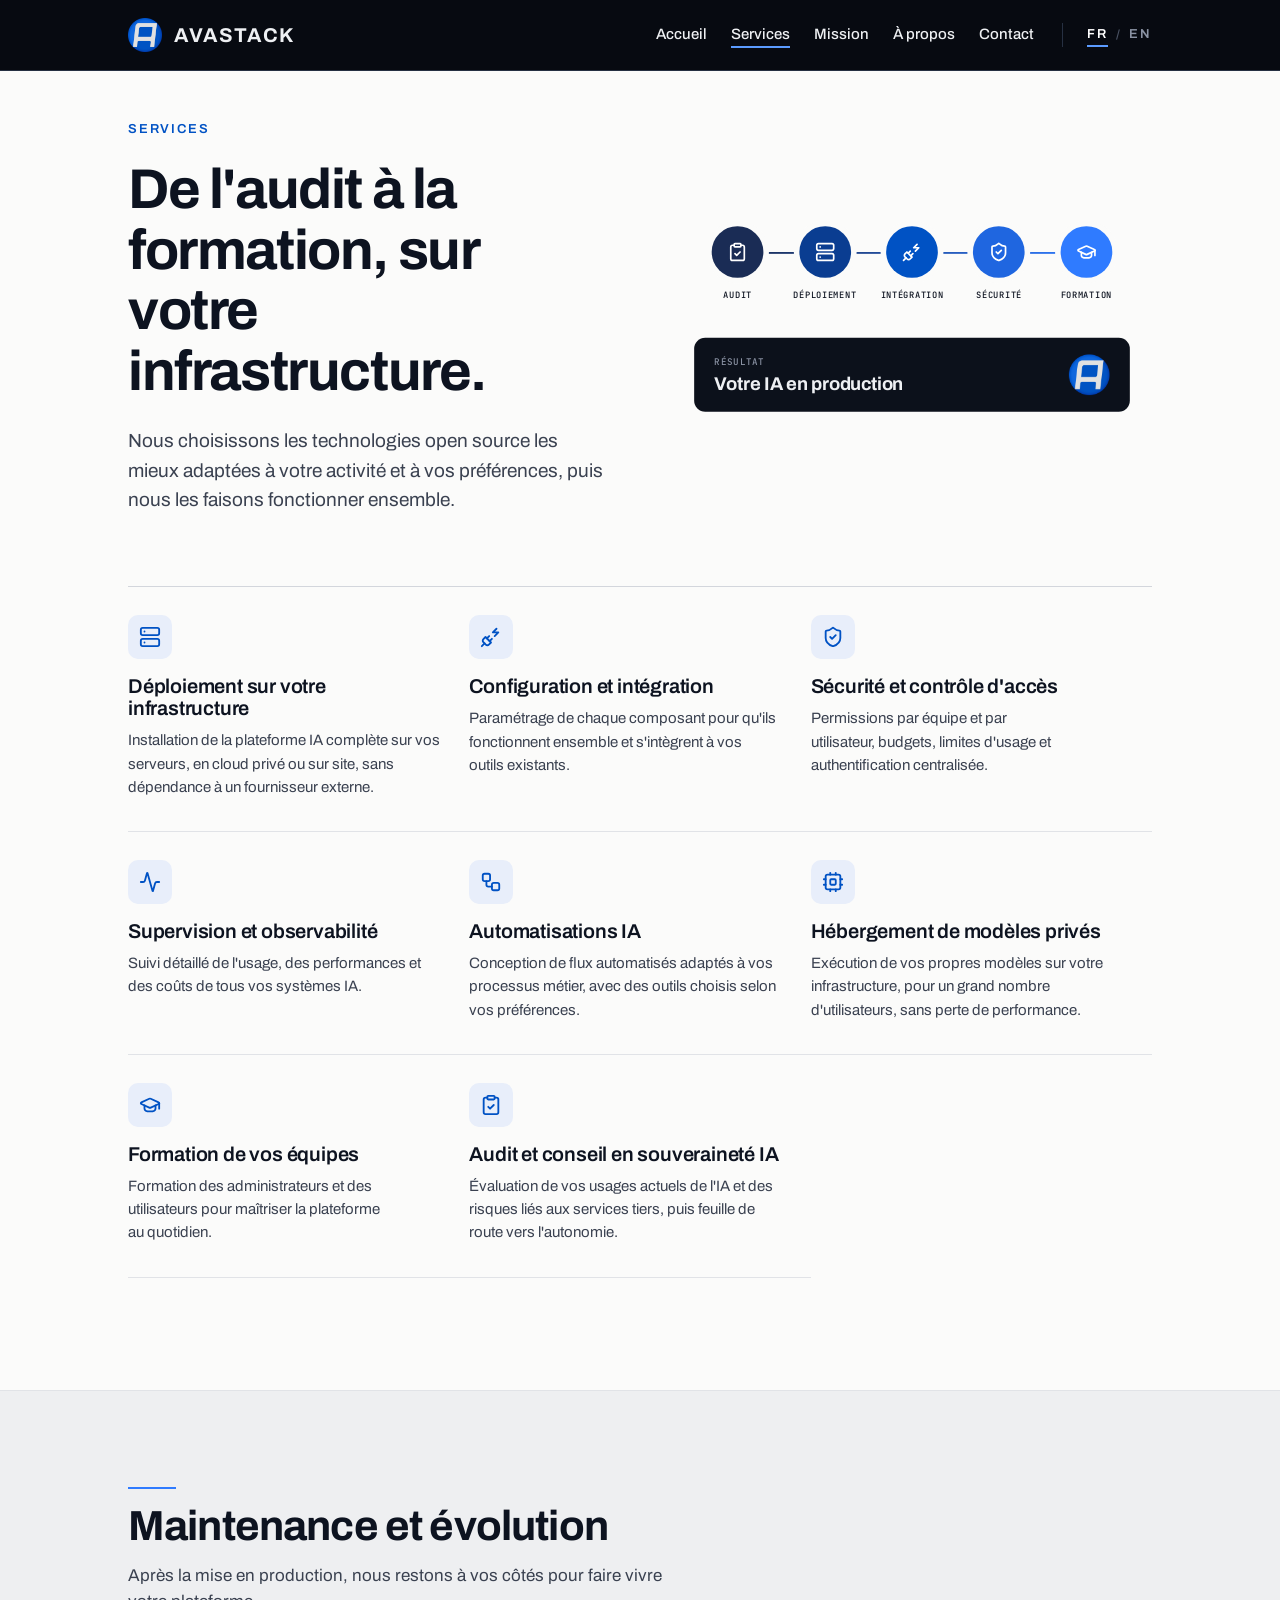
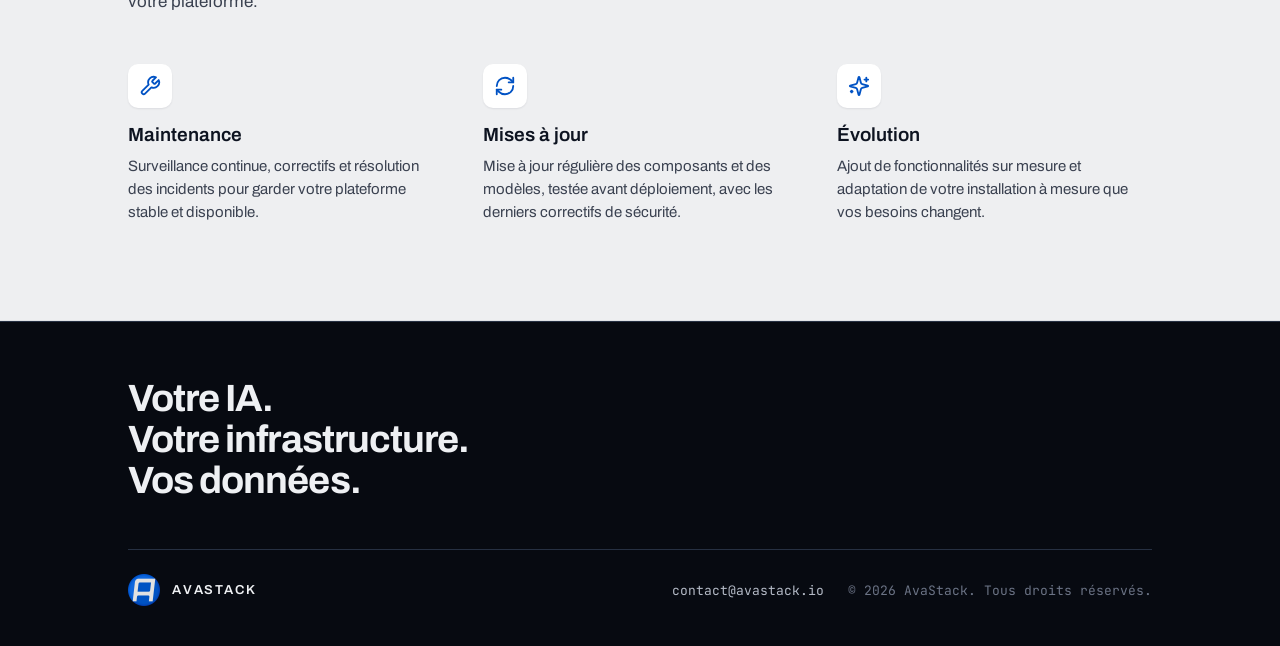
<file: fr/services.html>
<!DOCTYPE html>
<html lang="fr">
<head>
  <meta charset="utf-8">
  <meta name="viewport" content="width=device-width, initial-scale=1">
  <title>Services — AvaStack</title>
  <meta name="description" content="AvaStack déploie, configure et sécurise des plateformes d'IA open source directement sur votre infrastructure.">
  <link rel="alternate" hreflang="en" href="../en/services.html">
  <link rel="icon" href="../assets/avastack-logo.png">
  <link rel="preconnect" href="https://fonts.googleapis.com">
  <link rel="preconnect" href="https://fonts.gstatic.com" crossorigin>
  <link href="https://fonts.googleapis.com/css2?family=Archivo:wght@400;500;600;700;800&family=JetBrains+Mono:wght@400;500&display=swap" rel="stylesheet">
  <link rel="stylesheet" href="../css/style.css">
  <script src="../js/main.js" defer></script>
</head>
<body class="page-services">
  <header class="site-header">
    <div class="container header-inner">
      <a class="brand" href="index.html"><img src="../assets/avastack-logo.png" alt="" width="34" height="34"><span>AvaStack</span></a>
      <div class="header-right">
        <nav class="main-nav">
          <a href="index.html">Accueil</a>
          <a href="services.html" aria-current="page">Services</a>
          <a href="mission.html">Mission</a>
          <a href="about.html">À propos</a>
          <a href="contact.html">Contact</a>
        </nav>
        <div class="lang-switch">
          <a href="../fr/services.html" aria-current="true" hreflang="fr">FR</a>
          <span>/</span>
          <a href="../en/services.html" hreflang="en">EN</a>
        </div>
      </div>
    </div>
  </header>

  <main>
    <section class="container hero">
      <div class="hero-text">
        <p class="eyebrow">Services</p>
        <h1>De l'audit à la formation, sur votre infrastructure.</h1>
        <p class="lead">Nous choisissons les technologies open source les mieux adaptées à votre activité et à vos préférences, puis nous les faisons fonctionner ensemble.</p>
      </div>
      <div class="illo illo-wide" data-base-width="520" aria-hidden="true">
        <div class="illo-stage illo-path">
          <ol class="steps">
            <li><span class="step-dot step-1"><svg class="icon" aria-hidden="true"xmlns="http://www.w3.org/2000/svg"width="24"height="24"viewBox="0 0 24 24"fill="none"stroke="currentColor"stroke-width="2"stroke-linecap="round"stroke-linejoin="round"><rect width="8" height="4" x="8" y="2" rx="1" ry="1" /><path d="M16 4h2a2 2 0 0 1 2 2v14a2 2 0 0 1-2 2H6a2 2 0 0 1-2-2V6a2 2 0 0 1 2-2h2" /><path d="m9 14 2 2 4-4" /></svg></span><span class="step-label">Audit</span></li>
            <li><span class="step-dot step-2"><svg class="icon" aria-hidden="true"xmlns="http://www.w3.org/2000/svg"width="24"height="24"viewBox="0 0 24 24"fill="none"stroke="currentColor"stroke-width="2"stroke-linecap="round"stroke-linejoin="round"><rect width="20" height="8" x="2" y="2" rx="2" ry="2" /><rect width="20" height="8" x="2" y="14" rx="2" ry="2" /><line x1="6" x2="6.01" y1="6" y2="6" /><line x1="6" x2="6.01" y1="18" y2="18" /></svg></span><span class="step-label">Déploiement</span></li>
            <li><span class="step-dot step-3"><svg class="icon" aria-hidden="true"xmlns="http://www.w3.org/2000/svg"width="24"height="24"viewBox="0 0 24 24"fill="none"stroke="currentColor"stroke-width="2"stroke-linecap="round"stroke-linejoin="round"><path d="M6.3 20.3a2.4 2.4 0 0 0 3.4 0L12 18l-6-6-2.3 2.3a2.4 2.4 0 0 0 0 3.4Z" /><path d="m2 22 3-3" /><path d="M7.5 13.5 10 11" /><path d="M10.5 16.5 13 14" /><path d="m18 3-4 4h6l-4 4" /></svg></span><span class="step-label">Intégration</span></li>
            <li><span class="step-dot step-4"><svg class="icon" aria-hidden="true"xmlns="http://www.w3.org/2000/svg"width="24"height="24"viewBox="0 0 24 24"fill="none"stroke="currentColor"stroke-width="2"stroke-linecap="round"stroke-linejoin="round"><path d="M20 13c0 5-3.5 7.5-7.66 8.95a1 1 0 0 1-.67-.01C7.5 20.5 4 18 4 13V6a1 1 0 0 1 1-1c2 0 4.5-1.2 6.24-2.72a1.17 1.17 0 0 1 1.52 0C14.51 3.81 17 5 19 5a1 1 0 0 1 1 1z" /><path d="m9 12 2 2 4-4" /></svg></span><span class="step-label">Sécurité</span></li>
            <li><span class="step-dot step-5"><svg class="icon" aria-hidden="true"xmlns="http://www.w3.org/2000/svg"width="24"height="24"viewBox="0 0 24 24"fill="none"stroke="currentColor"stroke-width="2"stroke-linecap="round"stroke-linejoin="round"><path d="M21.42 10.922a1 1 0 0 0-.019-1.838L12.83 5.18a2 2 0 0 0-1.66 0L2.6 9.08a1 1 0 0 0 0 1.832l8.57 3.908a2 2 0 0 0 1.66 0z" /><path d="M22 10v6" /><path d="M6 12.5V16a6 3 0 0 0 12 0v-3.5" /></svg></span><span class="step-label">Formation</span></li>
          </ol>
          <div class="outcome">
            <div><span class="outcome-label">Résultat</span><span class="outcome-title">Votre IA en production</span></div>
            <img src="../assets/avastack-logo.png" alt="" width="44" height="44">
          </div>
        </div>
      </div>
    </section>

    <section class="container section-tight">
      <div class="grid grid-services">
        <article class="service">
          <div class="icon-tile"><svg class="icon" aria-hidden="true"xmlns="http://www.w3.org/2000/svg"width="24"height="24"viewBox="0 0 24 24"fill="none"stroke="currentColor"stroke-width="2"stroke-linecap="round"stroke-linejoin="round"><rect width="20" height="8" x="2" y="2" rx="2" ry="2" /><rect width="20" height="8" x="2" y="14" rx="2" ry="2" /><line x1="6" x2="6.01" y1="6" y2="6" /><line x1="6" x2="6.01" y1="18" y2="18" /></svg></div>
          <h3>Déploiement sur votre infrastructure</h3>
          <p>Installation de la plateforme IA complète sur vos serveurs, en cloud privé ou sur site, sans dépendance à un fournisseur externe.</p>
        </article>
        <article class="service">
          <div class="icon-tile"><svg class="icon" aria-hidden="true"xmlns="http://www.w3.org/2000/svg"width="24"height="24"viewBox="0 0 24 24"fill="none"stroke="currentColor"stroke-width="2"stroke-linecap="round"stroke-linejoin="round"><path d="M6.3 20.3a2.4 2.4 0 0 0 3.4 0L12 18l-6-6-2.3 2.3a2.4 2.4 0 0 0 0 3.4Z" /><path d="m2 22 3-3" /><path d="M7.5 13.5 10 11" /><path d="M10.5 16.5 13 14" /><path d="m18 3-4 4h6l-4 4" /></svg></div>
          <h3>Configuration et intégration</h3>
          <p>Paramétrage de chaque composant pour qu'ils fonctionnent ensemble et s'intègrent à vos outils existants.</p>
        </article>
        <article class="service">
          <div class="icon-tile"><svg class="icon" aria-hidden="true"xmlns="http://www.w3.org/2000/svg"width="24"height="24"viewBox="0 0 24 24"fill="none"stroke="currentColor"stroke-width="2"stroke-linecap="round"stroke-linejoin="round"><path d="M20 13c0 5-3.5 7.5-7.66 8.95a1 1 0 0 1-.67-.01C7.5 20.5 4 18 4 13V6a1 1 0 0 1 1-1c2 0 4.5-1.2 6.24-2.72a1.17 1.17 0 0 1 1.52 0C14.51 3.81 17 5 19 5a1 1 0 0 1 1 1z" /><path d="m9 12 2 2 4-4" /></svg></div>
          <h3>Sécurité et contrôle d'accès</h3>
          <p>Permissions par équipe et par utilisateur, budgets, limites d'usage et authentification centralisée.</p>
        </article>
        <article class="service">
          <div class="icon-tile"><svg class="icon" aria-hidden="true"xmlns="http://www.w3.org/2000/svg"width="24"height="24"viewBox="0 0 24 24"fill="none"stroke="currentColor"stroke-width="2"stroke-linecap="round"stroke-linejoin="round"><path d="M22 12h-2.48a2 2 0 0 0-1.93 1.46l-2.35 8.36a.25.25 0 0 1-.48 0L9.24 2.18a.25.25 0 0 0-.48 0l-2.35 8.36A2 2 0 0 1 4.49 12H2" /></svg></div>
          <h3>Supervision et observabilité</h3>
          <p>Suivi détaillé de l'usage, des performances et des coûts de tous vos systèmes IA.</p>
        </article>
        <article class="service">
          <div class="icon-tile"><svg class="icon" aria-hidden="true"xmlns="http://www.w3.org/2000/svg"width="24"height="24"viewBox="0 0 24 24"fill="none"stroke="currentColor"stroke-width="2"stroke-linecap="round"stroke-linejoin="round"><rect width="8" height="8" x="3" y="3" rx="2" /><path d="M7 11v4a2 2 0 0 0 2 2h4" /><rect width="8" height="8" x="13" y="13" rx="2" /></svg></div>
          <h3>Automatisations IA</h3>
          <p>Conception de flux automatisés adaptés à vos processus métier, avec des outils choisis selon vos préférences.</p>
        </article>
        <article class="service">
          <div class="icon-tile"><svg class="icon" aria-hidden="true"xmlns="http://www.w3.org/2000/svg"width="24"height="24"viewBox="0 0 24 24"fill="none"stroke="currentColor"stroke-width="2"stroke-linecap="round"stroke-linejoin="round"><rect width="16" height="16" x="4" y="4" rx="2" /><rect width="6" height="6" x="9" y="9" rx="1" /><path d="M15 2v2" /><path d="M15 20v2" /><path d="M2 15h2" /><path d="M2 9h2" /><path d="M20 15h2" /><path d="M20 9h2" /><path d="M9 2v2" /><path d="M9 20v2" /></svg></div>
          <h3>Hébergement de modèles privés</h3>
          <p>Exécution de vos propres modèles sur votre infrastructure, pour un grand nombre d'utilisateurs, sans perte de performance.</p>
        </article>
        <article class="service">
          <div class="icon-tile"><svg class="icon" aria-hidden="true"xmlns="http://www.w3.org/2000/svg"width="24"height="24"viewBox="0 0 24 24"fill="none"stroke="currentColor"stroke-width="2"stroke-linecap="round"stroke-linejoin="round"><path d="M21.42 10.922a1 1 0 0 0-.019-1.838L12.83 5.18a2 2 0 0 0-1.66 0L2.6 9.08a1 1 0 0 0 0 1.832l8.57 3.908a2 2 0 0 0 1.66 0z" /><path d="M22 10v6" /><path d="M6 12.5V16a6 3 0 0 0 12 0v-3.5" /></svg></div>
          <h3>Formation de vos équipes</h3>
          <p>Formation des administrateurs et des utilisateurs pour maîtriser la plateforme au quotidien.</p>
        </article>
        <article class="service">
          <div class="icon-tile"><svg class="icon" aria-hidden="true"xmlns="http://www.w3.org/2000/svg"width="24"height="24"viewBox="0 0 24 24"fill="none"stroke="currentColor"stroke-width="2"stroke-linecap="round"stroke-linejoin="round"><rect width="8" height="4" x="8" y="2" rx="1" ry="1" /><path d="M16 4h2a2 2 0 0 1 2 2v14a2 2 0 0 1-2 2H6a2 2 0 0 1-2-2V6a2 2 0 0 1 2-2h2" /><path d="m9 14 2 2 4-4" /></svg></div>
          <h3>Audit et conseil en souveraineté IA</h3>
          <p>Évaluation de vos usages actuels de l'IA et des risques liés aux services tiers, puis feuille de route vers l'autonomie.</p>
        </article>
      </div>
    </section>

    <section class="band-dark">
      <div class="container section">
        <div class="section-head">
          <div class="rule"></div>
          <h2>Maintenance et évolution</h2>
          <p class="lead-dark">Après la mise en production, nous restons à vos côtés pour faire vivre votre plateforme.</p>
        </div>
        <div class="grid grid-3">
        <article class="feature">
          <div class="icon-tile"><svg class="icon" aria-hidden="true"xmlns="http://www.w3.org/2000/svg"width="24"height="24"viewBox="0 0 24 24"fill="none"stroke="currentColor"stroke-width="2"stroke-linecap="round"stroke-linejoin="round"><path d="M14.7 6.3a1 1 0 0 0 0 1.4l1.6 1.6a1 1 0 0 0 1.4 0l3.77-3.77a6 6 0 0 1-7.94 7.94l-6.91 6.91a2.12 2.12 0 0 1-3-3l6.91-6.91a6 6 0 0 1 7.94-7.94l-3.76 3.76z" /></svg></div>
          <h3>Maintenance</h3>
          <p>Surveillance continue, correctifs et résolution des incidents pour garder votre plateforme stable et disponible.</p>
        </article>
        <article class="feature">
          <div class="icon-tile"><svg class="icon" aria-hidden="true"xmlns="http://www.w3.org/2000/svg"width="24"height="24"viewBox="0 0 24 24"fill="none"stroke="currentColor"stroke-width="2"stroke-linecap="round"stroke-linejoin="round"><path d="M3 12a9 9 0 0 1 9-9 9.75 9.75 0 0 1 6.74 2.74L21 8" /><path d="M21 3v5h-5" /><path d="M21 12a9 9 0 0 1-9 9 9.75 9.75 0 0 1-6.74-2.74L3 16" /><path d="M8 16H3v5" /></svg></div>
          <h3>Mises à jour</h3>
          <p>Mise à jour régulière des composants et des modèles, testée avant déploiement, avec les derniers correctifs de sécurité.</p>
        </article>
        <article class="feature">
          <div class="icon-tile"><svg class="icon" aria-hidden="true"xmlns="http://www.w3.org/2000/svg"width="24"height="24"viewBox="0 0 24 24"fill="none"stroke="currentColor"stroke-width="2"stroke-linecap="round"stroke-linejoin="round"><path d="M9.937 15.5A2 2 0 0 0 8.5 14.063l-6.135-1.582a.5.5 0 0 1 0-.962L8.5 9.936A2 2 0 0 0 9.937 8.5l1.582-6.135a.5.5 0 0 1 .963 0L14.063 8.5A2 2 0 0 0 15.5 9.937l6.135 1.581a.5.5 0 0 1 0 .964L15.5 14.063a2 2 0 0 0-1.437 1.437l-1.582 6.135a.5.5 0 0 1-.963 0z" /><path d="M20 3v4" /><path d="M22 5h-4" /><path d="M4 17v2" /><path d="M5 18H3" /></svg></div>
          <h3>Évolution</h3>
          <p>Ajout de fonctionnalités sur mesure et adaptation de votre installation à mesure que vos besoins changent.</p>
        </article>
        </div>
      </div>
    </section>
  </main>

  <footer class="site-footer">
    <div class="container">
      <p class="footer-tagline">Votre IA.<br>Votre infrastructure.<br>Vos données.</p>
      <div class="footer-bar">
        <div class="brand brand-small"><img src="../assets/avastack-logo.png" alt="" width="32" height="32"><span>AvaStack</span></div>
        <div class="footer-links">
          <a href="mailto:contact@avastack.io">contact@avastack.io</a>
          <span class="footer-copy">© 2026 AvaStack. Tous droits réservés.</span>
        </div>
      </div>
    </div>
  </footer>
</body>
</html>
</file>
<file: css/style.css>
/* AvaStack — site styles
   Colours and type follow the business card (design 3c). */

:root {
  --ink: #0d1320;
  --ink-2: #3a4150;
  --muted: #5a6170;
  --paper: #fbfbfa;
  --line: #e1e3e7;
  --line-strong: #d3d6dc;
  --blue: #0052c4;
  --blue-hover: #003a8c;
  --blue-bright: #2f7bff;
  --blue-soft: #e8eefa;
  --night: #0c111b;
  --night-deep: #070a11;
  --night-tile: #16203a;
  --night-line: #263042;
  --night-text: #eef0f3;
  --night-muted: #b4bac6;
  --night-accent: #5b9bff;

  --font: 'Archivo', Helvetica, Arial, sans-serif;
  --mono: 'JetBrains Mono', ui-monospace, monospace;

  --max: 1120px;
  --gutter: clamp(20px, 5vw, 48px);
}

*, *::before, *::after { box-sizing: border-box; }

body {
  margin: 0;
  min-height: 100vh;
  display: flex;
  flex-direction: column;
  background: var(--paper);
  color: var(--ink);
  font-family: var(--font);
  -webkit-font-smoothing: antialiased;
}

main { flex: 1; }
a { color: var(--blue); text-decoration: none; }
a:hover { color: var(--blue-hover); }
h1, h2, h3, p { margin: 0; }
.nowrap { white-space: nowrap; }

.container { max-width: var(--max); margin: 0 auto; padding-left: var(--gutter); padding-right: var(--gutter); }

.icon { width: 22px; height: 22px; flex: none; }

/* Header */
.site-header { position: sticky; top: 0; z-index: 10; background: var(--night-deep); color: var(--night-text); border-bottom: 1px solid var(--night-line); }
.site-header .brand, .site-header .brand:hover { color: var(--night-text); }
.header-inner { padding-top: 18px; padding-bottom: 18px; display: flex; align-items: center; justify-content: space-between; gap: 24px; flex-wrap: wrap; }
.brand { display: flex; align-items: center; gap: 12px; color: var(--ink); }
.brand:hover { color: var(--ink); }
.brand span { font-size: 20px; font-weight: 700; letter-spacing: .08em; text-transform: uppercase; line-height: 1; }
.header-right { display: flex; align-items: center; gap: 28px; flex-wrap: wrap; }
.main-nav { display: flex; gap: 24px; flex-wrap: wrap; font-size: 15px; font-weight: 500; }
.main-nav a { color: var(--night-text); padding: 4px 0; border-bottom: 2px solid transparent; }
.main-nav a:hover { color: var(--night-accent); }
.main-nav a[aria-current="page"] { border-bottom-color: var(--night-accent); }
.lang-switch { display: flex; align-items: center; gap: 8px; padding-left: 24px; border-left: 1px solid var(--night-line); font-size: 13px; font-weight: 600; letter-spacing: .14em; }
.lang-switch span { color: #4a5263; }
.lang-switch a { color: #8a92a3; padding: 4px 0; border-bottom: 2px solid transparent; }
.lang-switch a:hover { color: #fff; }
.lang-switch a[aria-current="true"] { color: #fff; border-bottom-color: var(--night-accent); }
@media (max-width: 720px) {
  .header-inner { padding-top: 10px; padding-bottom: 8px; gap: 6px 16px; }
  .header-right { display: contents; }
  .brand { gap: 10px; }
  .brand img { width: 28px; height: 28px; }
  .brand span { font-size: 17px; }
  .lang-switch { margin-left: auto; padding-left: 0; border-left: 0; }
  .main-nav { order: 3; width: 100%; flex-wrap: nowrap; justify-content: space-between; gap: 12px; overflow-x: auto; scrollbar-width: none; font-size: 14px; }
  .main-nav a { white-space: nowrap; }
}

/* Type */
.eyebrow { font-size: 13px; letter-spacing: .14em; text-transform: uppercase; color: var(--blue); font-weight: 600; }
h1 { font-size: clamp(36px, 4.4vw, 56px); font-weight: 700; letter-spacing: -.025em; line-height: 1.08; text-wrap: pretty; }
h2 { font-size: clamp(28px, 3.6vw, 42px); font-weight: 700; letter-spacing: -.02em; line-height: 1.1; text-wrap: balance; }
.lead { max-width: 620px; font-size: clamp(17px, 1.6vw, 19px); line-height: 1.55; color: var(--ink-2); text-wrap: pretty; }

/* Buttons */
.actions { display: flex; gap: 14px; flex-wrap: wrap; margin-top: 8px; }
.btn { display: inline-block; padding: 14px 22px; border-radius: 6px; font-weight: 600; font-size: 15px; }
.btn-primary { background: var(--ink); color: var(--paper); }
.btn-primary:hover { background: var(--blue); color: #fff; }
.btn-secondary { border: 1px solid var(--ink); color: var(--ink); padding: 13px 22px; }
.btn-secondary:hover { border-color: var(--blue); color: var(--blue); }

/* Hero */
.hero {
  padding-top: clamp(32px, 4vw, 56px);
  padding-bottom: clamp(48px, 6vw, 72px);
  display: grid;
  grid-template-columns: repeat(auto-fit, minmax(min(100%, 420px), 1fr));
  gap: clamp(40px, 5vw, 64px);
  align-items: center;
}
.hero-text { display: flex; flex-direction: column; gap: 24px; }
.page-home .hero-text { gap: 28px; }

/* Illustrations: drawn at a fixed 520px width, scaled by js/main.js */
.illo { width: 100%; max-width: 520px; justify-self: center; aspect-ratio: 1 / 1; overflow: hidden; }
.illo-wide { aspect-ratio: 520 / 300; }
.illo-stage { width: 520px; height: 520px; position: relative; overflow: hidden; transform-origin: 0 0; background: var(--paper); }
.illo-wide .illo-stage { height: 300px; }

/* Home illustration: stacked layers */
.layers { position: absolute; left: 82px; top: 258px; width: 200px; height: 200px; transform: rotateX(55deg) rotateZ(-45deg); transform-style: preserve-3d; }
.layer { position: absolute; inset: 0; border-radius: 10px; border: 1px solid var(--paper); }
.layer-1 { background: var(--night); border: 0; }
.layer-2 { background: #1a2c55; transform: translateZ(60px); }
.layer-3 { background: #0a3d91; transform: translateZ(120px); }
.layer-4 { background: var(--blue); transform: translateZ(180px); }
.layer-5 { background: var(--blue-bright); transform: translateZ(240px); display: flex; align-items: center; justify-content: center; }
.layer-mark { width: 96px; height: 96px; color: var(--paper); transform: rotate(45deg); display: block; }
.layer-mark svg { width: 100%; height: 100%; display: block; }
.layer-labels { list-style: none; margin: 0; padding: 0; position: absolute; left: 342px; top: 8px; bottom: 0; width: 150px; }
.layer-labels li { position: absolute; display: flex; align-items: center; gap: 8px; font: 500 11px var(--mono); letter-spacing: .06em; text-transform: uppercase; white-space: nowrap; }
.layer-labels li::before { content: ""; width: 18px; height: 1px; background: #8a92a3; }
.layer-labels .icon { width: 16px; height: 16px; color: var(--blue); }

/* Services illustration: path */
.illo-path { display: flex; flex-direction: column; justify-content: center; gap: 40px; padding: 0 24px; }
.steps { list-style: none; margin: 0; padding: 0; position: relative; display: grid; grid-template-columns: repeat(5, 1fr); }
.steps::before { content: ""; position: absolute; left: 10%; right: 10%; top: 28px; height: 2px; background: linear-gradient(90deg, #1a2c55, var(--blue-bright)); }
.steps li { position: relative; display: flex; flex-direction: column; align-items: center; gap: 12px; }
.step-dot { width: 56px; height: 56px; border-radius: 50%; display: flex; align-items: center; justify-content: center; color: #fff; box-shadow: 0 0 0 6px var(--paper); }
.step-1 { background: #1a2c55; } .step-2 { background: #0a3d91; } .step-3 { background: var(--blue); } .step-4 { background: #1f66e0; } .step-5 { background: var(--blue-bright); }
.step-label { font: 500 9.5px var(--mono); letter-spacing: .02em; text-transform: uppercase; }
.outcome { background: var(--night); color: var(--night-text); border-radius: 12px; padding: 18px 22px; display: flex; align-items: center; justify-content: space-between; gap: 16px; }
.outcome div { display: flex; flex-direction: column; gap: 6px; }
.outcome-label { font: 500 10px var(--mono); letter-spacing: .08em; text-transform: uppercase; color: #8a92a3; }
.outcome-title { font-size: 20px; font-weight: 700; letter-spacing: -.015em; }

/* Sections */
.section { padding-top: clamp(56px, 8vw, 96px); padding-bottom: clamp(56px, 8vw, 96px); display: flex; flex-direction: column; gap: 48px; }
.section-tight { padding-bottom: clamp(64px, 9vw, 112px); }
.section-head { display: flex; flex-direction: column; gap: 14px; }
.rule { height: 2px; width: 48px; background: var(--blue-bright); }
.band-dark { background: #eeeff1; color: var(--ink); border-top: 1px solid var(--line); border-bottom: 1px solid var(--line); }
.lead-dark { max-width: 600px; font-size: 17px; line-height: 1.55; color: var(--ink-2); text-wrap: pretty; }

.grid { display: grid; }
.grid-4 { grid-template-columns: repeat(auto-fit, minmax(min(100%, 240px), 1fr)); gap: 36px 40px; }
.grid-3 { grid-template-columns: repeat(auto-fit, minmax(min(100%, 260px), 1fr)); gap: 36px 40px; }
.grid-services { grid-template-columns: repeat(auto-fit, minmax(min(100%, 300px), 1fr)); border-top: 1px solid var(--line-strong); }

.icon-tile { width: 44px; height: 44px; border-radius: 10px; margin-bottom: 6px; display: flex; align-items: center; justify-content: center; }

.feature { display: flex; flex-direction: column; gap: 10px; }
.feature .icon-tile { background: #fff; color: var(--blue); box-shadow: 0 1px 2px rgba(13, 19, 32, .08); }
.feature h3 { font-size: 19px; font-weight: 600; }
.feature p { font-size: 15px; line-height: 1.55; color: var(--ink-2); text-wrap: pretty; }

.service { padding: 28px 28px 32px 0; border-bottom: 1px solid var(--line); display: flex; flex-direction: column; gap: 10px; }
.service .icon-tile { background: var(--blue-soft); color: var(--blue); }
.service h3 { font-size: 20px; font-weight: 600; letter-spacing: -.01em; }
.service p { font-size: 15px; line-height: 1.55; color: var(--ink-2); text-wrap: pretty; }

/* Mission */
.hero-solo { padding-bottom: 0; }
.hero-solo .hero-text { max-width: 820px; }
.feature-tag { font: 500 11px var(--mono); letter-spacing: .08em; text-transform: uppercase; color: var(--blue); }
.audiences { grid-template-columns: repeat(auto-fit, minmax(min(100%, 380px), 1fr)); gap: 48px 56px; }
.audience { display: flex; flex-direction: column; gap: 8px; padding-top: 24px; border-top: 2px solid var(--ink); }
.audience h3 { display: flex; align-items: center; gap: 14px; font-size: 22px; font-weight: 600; letter-spacing: -.01em; }
.audience .icon-tile { margin: 0; background: var(--blue-soft); color: var(--blue); }
.check-list { list-style: none; margin: 0; padding: 0; }
.check-list li { position: relative; padding: 16px 0 16px 30px; border-bottom: 1px solid var(--line); font-size: 15px; line-height: 1.55; color: var(--ink-2); text-wrap: pretty; }
.check-list li::before { content: ""; position: absolute; left: 2px; top: 22px; width: 12px; height: 6px; border-left: 2px solid var(--blue); border-bottom: 2px solid var(--blue); transform: rotate(-45deg); }
.check-list strong { color: var(--ink); font-weight: 600; }
.cta { gap: 24px; padding-top: 0; }

/* About */
.page-intro { padding-top: clamp(32px, 4vw, 56px); }
.profile { padding-top: clamp(32px, 4vw, 56px); padding-bottom: clamp(64px, 9vw, 112px); display: flex; flex-direction: column; gap: 18px; max-width: calc(720px + 2 * var(--gutter)); margin-left: max(0px, calc((100% - var(--max)) / 2)); }
.profile-name { font-size: clamp(32px, 4vw, 44px); font-weight: 800; letter-spacing: -.02em; line-height: 1; }
.profile-name span { font-weight: 400; }
.profile-bio { max-width: 540px; font-size: 17px; line-height: 1.6; color: var(--ink-2); text-wrap: pretty; }
.mono-links { display: flex; gap: 20px; flex-wrap: wrap; font: 400 14px var(--mono); }

/* Contact */
.contact { padding-top: clamp(32px, 4vw, 56px); padding-bottom: clamp(64px, 9vw, 112px); display: flex; flex-direction: column; gap: 24px; }
.contact-list { margin-top: 32px; border-top: 1px solid var(--line-strong); display: flex; flex-direction: column; }
.contact-row { display: grid; grid-template-columns: minmax(90px, 160px) 1fr auto; gap: 16px; align-items: center; padding: 28px 0; border-bottom: 1px solid var(--line); color: var(--ink); }
.contact-row:hover { color: var(--blue); }
.contact-label { font: 500 12px var(--mono); color: var(--muted); letter-spacing: .06em; text-transform: uppercase; }
.contact-value { font-size: clamp(20px, 3vw, 32px); font-weight: 600; letter-spacing: -.015em; word-break: break-word; }
.contact-arrow { font-size: 22px; }

/* Footer */
.site-footer { background: var(--night-deep); color: var(--night-text); border-top: 1px solid var(--night-line); }
.site-footer .container { padding-top: 56px; padding-bottom: 40px; display: flex; flex-direction: column; gap: 48px; }
.footer-tagline { font-size: clamp(26px, 3.4vw, 38px); font-weight: 700; letter-spacing: -.025em; line-height: 1.08; }
.footer-bar { display: flex; justify-content: space-between; align-items: center; gap: 20px; flex-wrap: wrap; border-top: 1px solid var(--night-line); padding-top: 24px; }
.brand-small { color: var(--night-text); }
.brand-small span { font-size: 13px; font-weight: 600; letter-spacing: .14em; }
.footer-links { display: flex; gap: 24px; flex-wrap: wrap; font: 400 13px var(--mono); }
.footer-links a { color: var(--night-muted); }
.footer-links a:hover { color: #fff; }
.footer-copy { color: #6b7385; }
</file>
